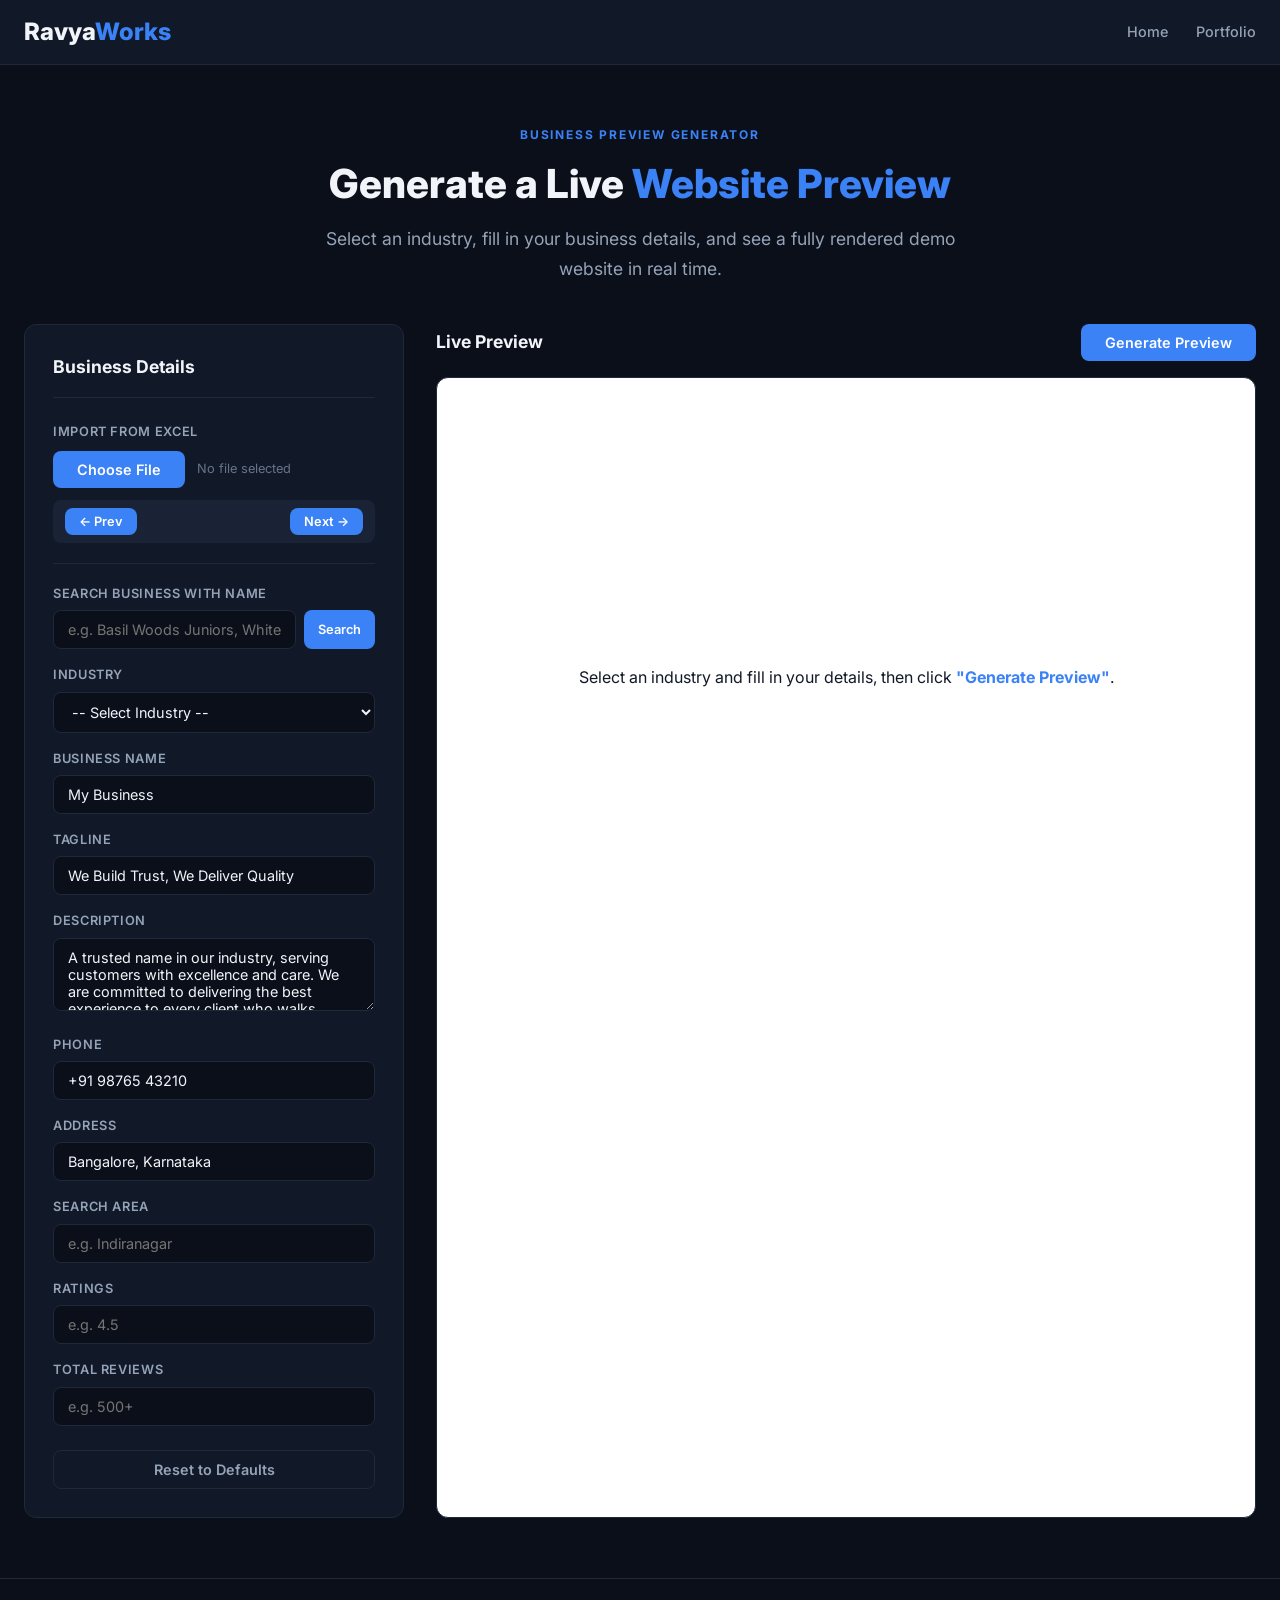
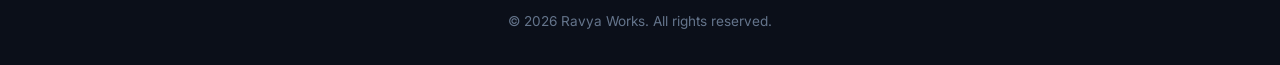
<file: extensions/business-preview/index.html>
<!DOCTYPE html>
<html lang="en">
<head>
<meta charset="UTF-8">
<meta name="viewport" content="width=device-width, initial-scale=1.0">
<title>Business Preview Generator | Ravya Works</title>
<link href="https://fonts.googleapis.com/css2?family=Inter:wght@400;500;600;700;800&display=swap" rel="stylesheet">
<link rel="stylesheet" href="style.css">
</head>
<body>

<header>
  <div class="container nav">
    <a class="logo" href="../../">Ravya<span>Works</span></a>
    <nav>
      <a href="../../">Home</a>
      <a href="../../portfolio/">Portfolio</a>
    </nav>
  </div>
</header>

<section class="hero">
  <h4>BUSINESS PREVIEW GENERATOR</h4>
  <h1>Generate a Live <span>Website Preview</span></h1>
  <p>Select an industry, fill in your business details, and see a fully rendered demo website in real time.</p>
</section>

<section class="builder container">

  <div class="form-panel">
    <h2>Business Details</h2>

    <div class="upload-area">
      <label>Import from Excel</label>
      <div class="upload-row">
        <input type="file" id="excelFile" accept=".xlsx,.xls" hidden>
        <button class="btn" id="uploadBtn">Choose File</button>
        <span class="upload-status" id="excelStatus">No file selected</span>
      </div>
      <div class="row-nav" id="rowNav" hidden>
        <button class="btn btn--small" id="prevRow">&#8592; Prev</button>
        <span id="rowCounter"></span>
        <button class="btn btn--small" id="nextRow">Next &#8594;</button>
      </div>
    </div>

    <div class="form-group form-group--full search-area">
      <label for="searchBusiness">Search Business With Name</label>
      <div class="search-row">
        <input type="text" id="searchBusiness" placeholder="e.g. Basil Woods Juniors, Whitefield">
        <button class="btn btn--small" id="searchBtn">Search</button>
      </div>
      <span class="search-status" id="searchStatus"></span>
    </div>

    <div class="form-group">
      <label for="industry">Industry</label>
      <select id="industry"></select>
    </div>

    <div class="form-group">
      <label for="businessName">Business Name</label>
      <input type="text" id="businessName" placeholder="e.g. The Boozy Griffin" value="My Business">
    </div>

    <div class="form-group">
      <label for="tagline">Tagline</label>
      <input type="text" id="tagline" placeholder="e.g. Where Every Meal Feels Like a Celebration" value="We Build Trust, We Deliver Quality">
    </div>

    <div class="form-group form-group--full">
      <label for="description">Description</label>
      <textarea id="description" rows="3" placeholder="Brief description of your business">A trusted name in our industry, serving customers with excellence and care. We are committed to delivering the best experience to every client who walks through our doors.</textarea>
    </div>

    <div class="form-group">
      <label for="phone">Phone</label>
      <input type="text" id="phone" placeholder="+91 98765 43210" value="+91 98765 43210">
    </div>

    <div class="form-group form-group--full">
      <label for="address">Address</label>
      <input type="text" id="address" placeholder="Full address" value="Bangalore, Karnataka">
    </div>

    <div class="form-group">
      <label for="searchArea">Search Area</label>
      <input type="text" id="searchArea" placeholder="e.g. Indiranagar" value="">
    </div>

    <div class="form-group">
      <label for="ratings">Ratings</label>
      <input type="text" id="ratings" placeholder="e.g. 4.5" value="">
    </div>

    <div class="form-group">
      <label for="totalReviews">Total Reviews</label>
      <input type="text" id="totalReviews" placeholder="e.g. 500+" value="">
    </div>

    <button class="btn btn--secondary" id="resetBtn">Reset to Defaults</button>
  </div>

  <div class="preview-panel">
    <div class="preview-toolbar">
      <h2>Live Preview</h2>
      <button class="btn" id="previewBtn">Generate Preview</button>
    </div>
    <div class="save-status" id="saveStatus" hidden></div>
    <div class="preview-frame" id="previewFrame">
      <div class="preview-placeholder">
        <p>Select an industry and fill in your details, then click <strong>"Generate Preview"</strong>.</p>
      </div>
    </div>
  </div>

</section>

<section class="outreach container" id="outreachSection" hidden>
  <div class="outreach-header">
    <h2>Outreach Message</h2>
    <p>Copy this message to contact the business on WhatsApp about their preview.</p>
  </div>
  <div class="outreach-card">
    <div class="outreach-message" id="outreachMessage"></div>
    <div class="outreach-actions">
      <button class="btn" id="copyMsgBtn">Copy Message</button>
      <button class="btn" id="sendWaBtn">Send via WhatsApp</button>
      <button class="btn btn--platform" id="submitPlatformBtn">Submit to Platform</button>
    </div>
    <div class="platform-submit-status" id="platformSubmitStatus" hidden>
      <span class="platform-status-icon"></span>
      <span class="platform-status-text"></span>
    </div>
  </div>
</section>

<section class="resend-list container" id="resendSection" hidden>
  <div class="resend-header">
    <h2>Resend List</h2>
    <p>Businesses that need a follow-up (48+ hours since preview). Resend once, then mark as No Revert.</p>
  </div>
  <div id="resendList"></div>
</section>

<section class="github-sync container" id="syncSection" hidden>
  <div class="sync-header">
    <h2>GitHub Sync</h2>
    <p>Sync the contacted status back to your Excel file in the repo.</p>
  </div>
  <div class="sync-card">
    <div class="sync-field">
      <label for="ghToken">GitHub Token</label>
      <div class="sync-input-row">
        <input type="password" id="ghToken" placeholder="ghp_..." value="">
        <button class="btn btn--small btn--ghost" id="toggleTokenBtn">Show</button>
      </div>
    </div>
    <div class="sync-field">
      <label for="ghRepo">Repository</label>
      <input type="text" id="ghRepo" placeholder="owner/repo" value="21772177/ravyaworks-site">
    </div>
    <div class="sync-field">
      <label for="ghPath">Excel File Path</label>
      <input type="text" id="ghPath" placeholder="path/to/file.xlsx" value="business-data.xlsx">
    </div>
    <div class="sync-actions">
      <button class="btn" id="syncBtn">Sync to GitHub</button>
      <span class="sync-status" id="syncStatus"></span>
    </div>
  </div>
</section>

<section class="platform-connection container" id="platformSection" hidden>
  <div class="platform-header">
    <h2>Conversation Platform</h2>
    <p>Connect to the Ravya Conversation Platform to submit outreach messages for automated campaign execution, queue management, and delivery tracking.</p>
  </div>
  <div class="platform-card">
    <div class="platform-field">
      <label for="platformUrl">API Endpoint</label>
      <input type="text" id="platformUrl" placeholder="https://api.conversation-platform.com/api/v1/outreach" value="">
    </div>
    <div class="platform-field">
      <label for="platformKey">API Key</label>
      <div class="sync-input-row">
        <input type="password" id="platformKey" placeholder="oci_..." value="">
        <button class="btn btn--small btn--ghost" id="togglePlatformKeyBtn">Show</button>
      </div>
    </div>
    <div class="platform-actions">
      <button class="btn" id="testPlatformBtn">Test Connection</button>
      <span class="platform-status" id="platformStatus"></span>
    </div>
  </div>
</section>

<footer>
  <p>&copy; 2026 Ravya Works. All rights reserved.</p>
</footer>

<script src="https://cdn.sheetjs.com/xlsx-0.20.3/package/dist/xlsx.full.min.js"></script>
<script src="preview.js"></script>
</body>
</html>
</file>
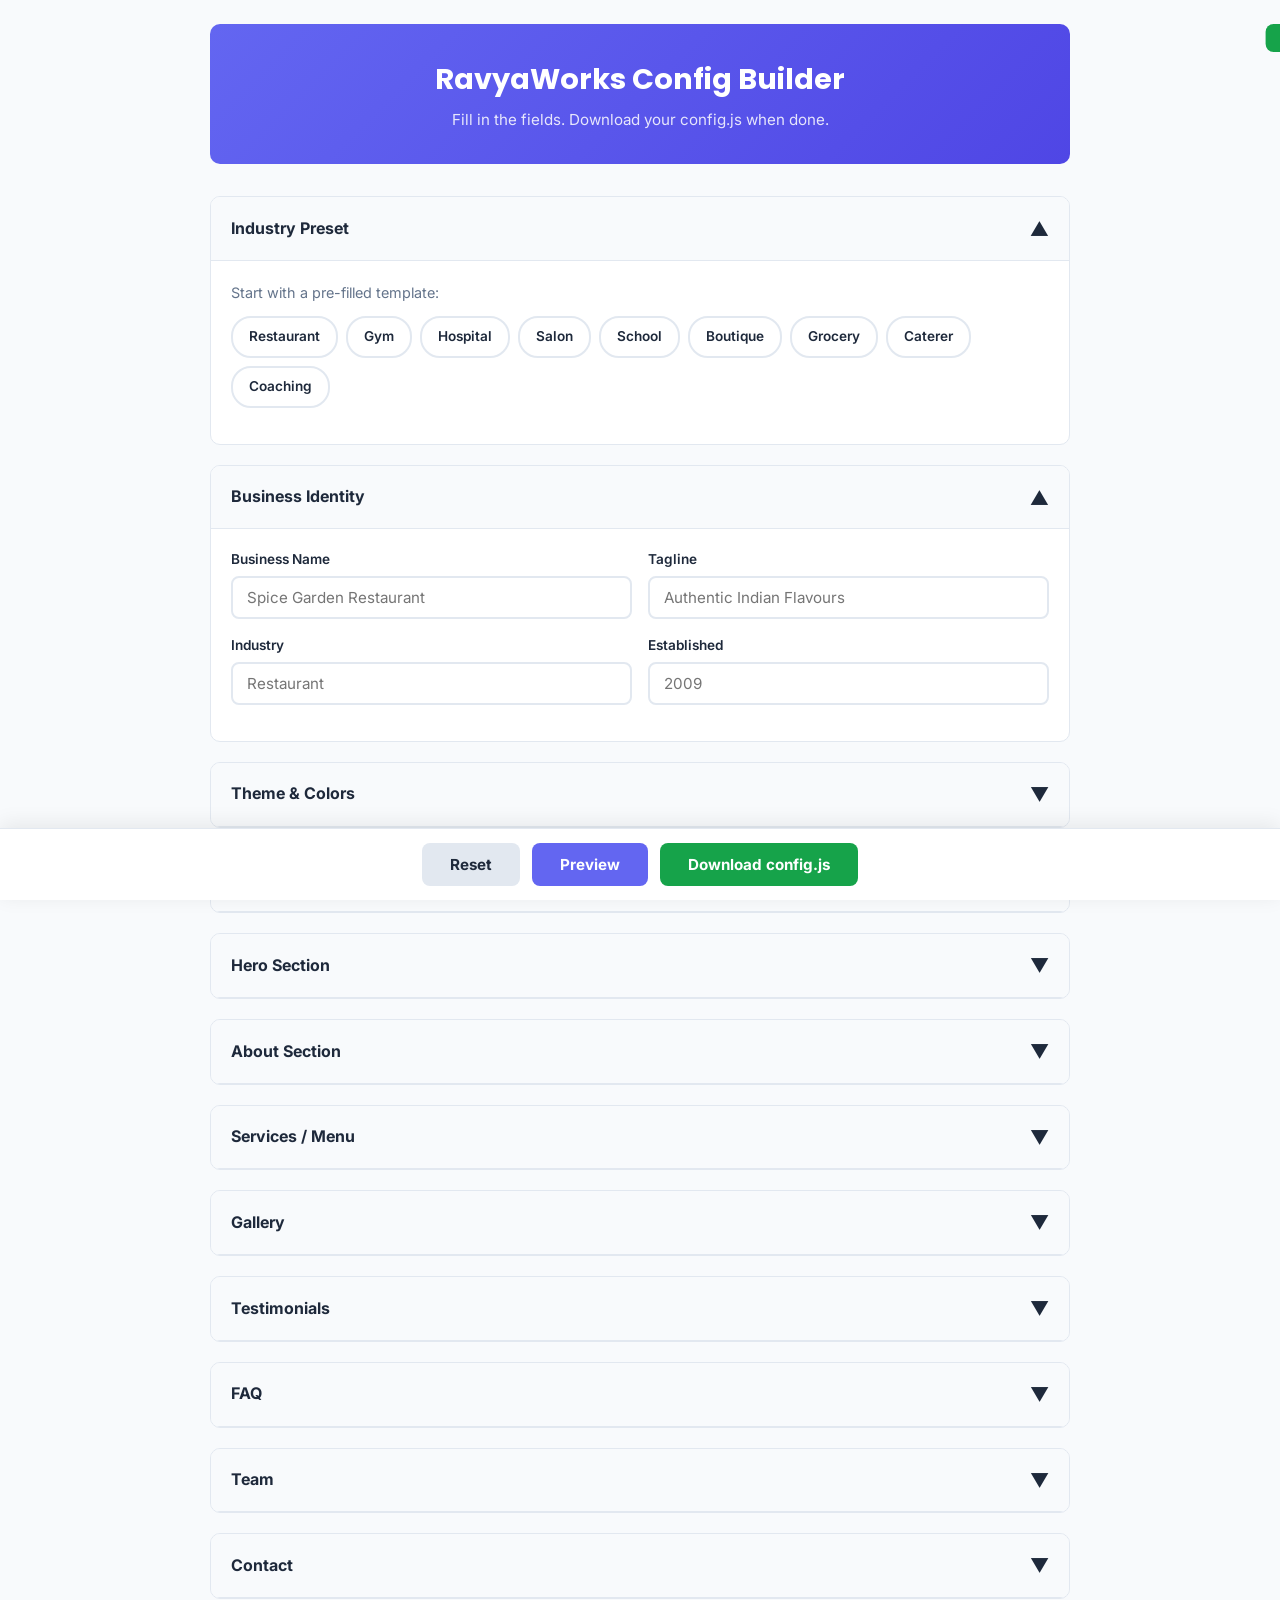
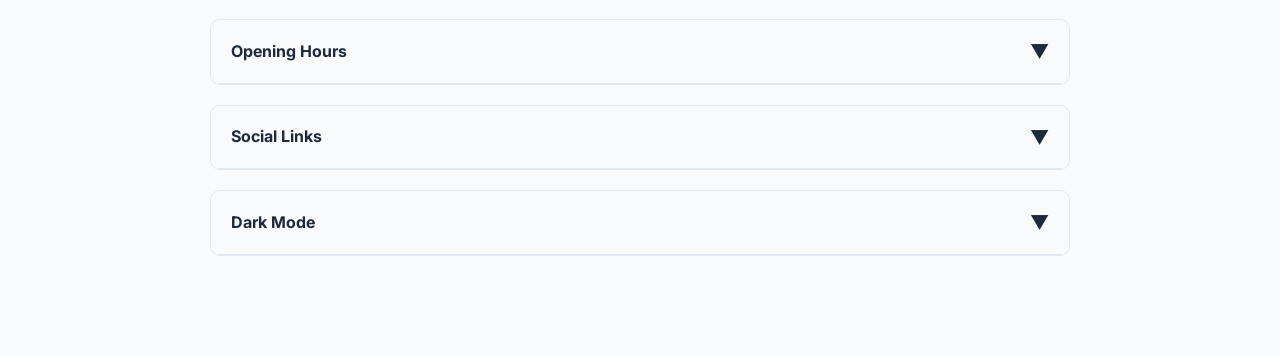
<file: demos/_framework/builder.html>
<!DOCTYPE html>
<html lang="en">
<head>
<meta charset="UTF-8"/>
<meta name="viewport" content="width=device-width,initial-scale=1"/>
<title>RavyaWorks Config Builder</title>
<link rel="preconnect" href="https://fonts.googleapis.com"/>
<link rel="preconnect" href="https://fonts.gstatic.com" crossorigin/>
<link href="https://fonts.googleapis.com/css2?family=Inter:wght@400;500;600;700&family=Poppins:wght@600;700&display=swap" rel="stylesheet"/>
<style>
*,*::before,*::after{box-sizing:border-box;margin:0;padding:0}
:root{--pri:#6366f1;--pri-d:#4f46e5;--bg:#f8fafc;--card:#fff;--border:#e2e8f0;--text:#1e293b;--muted:#64748b;--radius:10px}
body{font-family:'Inter',sans-serif;background:var(--bg);color:var(--text);line-height:1.6}
.builder{max-width:900px;margin:0 auto;padding:24px 20px 80px}
header{background:linear-gradient(135deg,var(--pri),var(--pri-d));color:#fff;padding:32px 24px;border-radius:var(--radius);margin-bottom:32px;text-align:center}
header h1{font-family:'Poppins',sans-serif;font-size:1.8rem;margin-bottom:6px}
header p{opacity:.85;font-size:.95rem}
.sec{background:var(--card);border:1px solid var(--border);border-radius:var(--radius);margin-bottom:20px;overflow:hidden}
.sec-head{padding:16px 20px;background:var(--bg);border-bottom:1px solid var(--border);cursor:pointer;display:flex;justify-content:space-between;align-items:center;user-select:none}
.sec-head h2{font-size:1rem;font-weight:700}
.sec-head .ch{font-size:1.2rem;transition:transform .2s}
.sec.open .ch{transform:rotate(180deg)}
.sec-body{padding:20px;display:none}
.sec.open .sec-body{display:block}
label{display:block;font-weight:600;font-size:.85rem;margin-bottom:5px}
.f{margin-bottom:16px}
.f input,.f textarea,.f select{width:100%;padding:10px 14px;border:2px solid var(--border);border-radius:8px;font-size:.95rem;font-family:inherit;transition:border .2s}
.f input:focus,.f textarea:focus,.f select:focus{outline:none;border-color:var(--pri)}
.f textarea{resize:vertical;min-height:80px}
.r2{display:grid;grid-template-columns:1fr 1fr;gap:16px}
.r3{display:grid;grid-template-columns:1fr 1fr 1fr;gap:16px}
.ht{font-size:.78rem;color:var(--muted);margin-top:3px}
.cf{display:flex;align-items:center;gap:10px}
.cf input[type="color"]{width:44px;height:44px;border:2px solid var(--border);border-radius:8px;cursor:pointer;padding:2px}
.cf input[type="text"]{flex:1}
.rep{border:1px solid var(--border);border-radius:8px;padding:16px;margin-bottom:12px;background:#fafbfc}
.rep-h{display:flex;justify-content:space-between;align-items:center;margin-bottom:12px}
.rep-h h4{font-size:.9rem;color:var(--muted)}
.brm{background:#fee2e2;color:#dc2626;border:none;border-radius:6px;padding:4px 10px;cursor:pointer;font-size:.8rem;font-weight:600}
.brm:hover{background:#fecaca}
.badd{display:inline-flex;align-items:center;gap:6px;padding:10px 20px;background:var(--pri);color:#fff;border:none;border-radius:8px;cursor:pointer;font-weight:600;font-size:.9rem;margin-top:8px}
.badd:hover{background:var(--pri-d)}
.acts{position:fixed;bottom:0;left:0;right:0;background:#fff;border-top:1px solid var(--border);padding:14px 24px;display:flex;gap:12px;justify-content:center;z-index:100;box-shadow:0 -4px 20px rgba(0,0,0,.08);flex-wrap:wrap}
.btn{padding:12px 28px;border:none;border-radius:8px;font-weight:700;font-size:.95rem;cursor:pointer;font-family:inherit}
.bp{background:var(--pri);color:#fff}.bp:hover{background:var(--pri-d)}
.bs{background:#e2e8f0;color:var(--text)}.bs:hover{background:#cbd5e1}
.bgrn{background:#16a34a;color:#fff}.bgrn:hover{background:#15803d}
.chips{display:flex;flex-wrap:wrap;gap:8px;margin-bottom:16px}
.chip{padding:8px 16px;border:2px solid var(--border);border-radius:20px;cursor:pointer;font-size:.85rem;font-weight:600;transition:all .2s}
.chip:hover,.chip.on{border-color:var(--pri);background:var(--pri);color:#fff}
.toast{position:fixed;top:24px;right:24px;background:#16a34a;color:#fff;padding:14px 24px;border-radius:8px;font-weight:600;z-index:200;transform:translateX(120%);transition:transform .3s}
.toast.show{transform:translateX(0)}
@media(max-width:600px){.r2,.r3{grid-template-columns:1fr}.builder{padding:16px 12px 80px}}
</style>
</head>
<body>
<div class="builder">
<header><h1>RavyaWorks Config Builder</h1><p>Fill in the fields. Download your config.js when done.</p></header>

<div class="sec open"><div class="sec-head" onclick="tog(this)"><h2>Industry Preset</h2><span class="ch">&#9660;</span></div>
<div class="sec-body"><p style="margin-bottom:12px;font-size:.9rem;color:var(--muted)">Start with a pre-filled template:</p>
<div class="chips" id="presets"></div></div></div>

<div class="sec open"><div class="sec-head" onclick="tog(this)"><h2>Business Identity</h2><span class="ch">&#9660;</span></div>
<div class="sec-body">
<div class="r2"><div class="f"><label>Business Name</label><input id="b_name" placeholder="Spice Garden Restaurant"/></div><div class="f"><label>Tagline</label><input id="b_tagline" placeholder="Authentic Indian Flavours"/></div></div>
<div class="r2"><div class="f"><label>Industry</label><input id="b_industry" placeholder="Restaurant"/></div><div class="f"><label>Established</label><input id="b_est" placeholder="2009"/></div></div></div></div>

<div class="sec"><div class="sec-head" onclick="tog(this)"><h2>Theme & Colors</h2><span class="ch">&#9660;</span></div>
<div class="sec-body">
<div class="r3"><div class="f"><label>Primary</label><div class="cf"><input type="color" id="c_primary" value="#c0392b"/><input type="text" id="c_primary_t" value="#c0392b"/></div></div>
<div class="f"><label>Primary Dark</label><div class="cf"><input type="color" id="c_primaryDark" value="#962d22"/><input type="text" id="c_primaryDark_t" value="#962d22"/></div></div>
<div class="f"><label>Primary Light</label><div class="cf"><input type="color" id="c_primaryLight" value="#e74c3c"/><input type="text" id="c_primaryLight_t" value="#e74c3c"/></div></div></div>
<div class="r3"><div class="f"><label>Secondary</label><div class="cf"><input type="color" id="c_secondary" value="#2c3e50"/><input type="text" id="c_secondary_t" value="#2c3e50"/></div></div>
<div class="f"><label>Accent</label><div class="cf"><input type="color" id="c_accent" value="#f39c12"/><input type="text" id="c_accent_t" value="#f39c12"/></div></div>
<div class="f"><label>Surface Alt</label><div class="cf"><input type="color" id="c_surfaceAlt" value="#fff5f2"/><input type="text" id="c_surfaceAlt_t" value="#fff5f2"/></div></div></div>
<div class="r2"><div class="f"><label>Heading Font</label><select id="c_hfont"><option value="'Poppins', sans-serif">Poppins</option><option value="'Inter', sans-serif">Inter</option><option value="'Playfair Display', serif">Playfair Display</option><option value="'Montserrat', sans-serif">Montserrat</option></select></div>
<div class="f"><label>Body Font</label><select id="c_bfont"><option value="'Inter', sans-serif">Inter</option><option value="'Poppins', sans-serif">Poppins</option><option value="'Open Sans', sans-serif">Open Sans</option><option value="'Lato', sans-serif">Lato</option></select></div></div></div></div>

<div class="sec"><div class="sec-head" onclick="tog(this)"><h2>SEO</h2><span class="ch">&#9660;</span></div>
<div class="sec-body">
<div class="f"><label>Meta Description</label><textarea id="seo_desc" rows="3" placeholder="What search engines show..."></textarea></div>
<div class="f"><label>Keywords</label><input id="seo_kw" placeholder="restaurant in Indiranagar, best restaurant Bangalore..."/></div></div></div>

<div class="sec"><div class="sec-head" onclick="tog(this)"><h2>Hero Section</h2><span class="ch">&#9660;</span></div>
<div class="sec-body">
<div class="f"><label>Style</label><select id="h_style"><option value="">Default (left)</option><option value="centered">Centered</option><option value="full">Full image</option></select></div>
<div class="f"><label>Heading (HTML ok, use &lt;span class="accent"&gt;text&lt;/span&gt;)</label><textarea id="h_heading" rows="2"></textarea></div>
<div class="f"><label>Subheading</label><textarea id="h_sub" rows="3"></textarea></div>
<div class="f"><label>Quick Highlights (one per line)</label><textarea id="h_quick" rows="4"></textarea></div></div></div>

<div class="sec"><div class="sec-head" onclick="tog(this)"><h2>About Section</h2><span class="ch">&#9660;</span></div>
<div class="sec-body">
<div class="r2"><div class="f"><label>Title</label><input id="a_title"/></div><div class="f"><label>Years of Trust</label><input id="a_since" type="number"/></div></div>
<div class="f"><label>Image Path</label><input id="a_image" placeholder="assets/about.jpg"/></div>
<div class="f"><label>Image Position</label><select id="a_pos"><option value="">Left</option><option value="right">Right</option></select></div>
<div class="f"><label>Paragraphs (blank line between)</label><textarea id="a_para" rows="5"></textarea></div>
<div class="r2"><div class="f"><label>Mission</label><textarea id="a_mission" rows="3"></textarea></div><div class="f"><label>Vision</label><textarea id="a_vision" rows="3"></textarea></div></div>
<div class="f"><label>Footer Blurb</label><input id="a_footer"/></div>
<div class="f"><label>Stats (value|label, one per line)</label><textarea id="a_stats" rows="4"></textarea></div></div></div>

<div class="sec"><div class="sec-head" onclick="tog(this)"><h2>Services / Menu</h2><span class="ch">&#9660;</span></div>
<div class="sec-body">
<div class="r2"><div class="f"><label>Style</label><select id="s_style"><option value="cards">Cards</option><option value="menu">Menu</option><option value="pricing">Pricing</option></select></div>
<div class="f"><label>Section Title</label><input id="s_title"/></div></div>
<div class="r2"><div class="f"><label>Eyebrow</label><input id="s_eyebrow"/></div><div class="f"><label>Subtitle</label><input id="s_subtitle"/></div></div>
<div id="svc-items"></div>
<button class="badd" onclick="addSvc()">+ Add Service Item</button></div></div>

<div class="sec"><div class="sec-head" onclick="tog(this)"><h2>Gallery</h2><span class="ch">&#9660;</span></div>
<div class="sec-body">
<div class="f"><label>Style</label><select id="g_style"><option value="grid">Grid</option><option value="masonry">Masonry</option><option value="scroll">Horizontal Scroll</option></select></div>
<div class="f"><label>Image Paths (one per line)</label><textarea id="g_imgs" rows="6" placeholder="assets/gallery-1.jpg&#10;assets/gallery-2.jpg"></textarea></div></div></div>

<div class="sec"><div class="sec-head" onclick="tog(this)"><h2>Testimonials</h2><span class="ch">&#9660;</span></div>
<div class="sec-body">
<div id="testi-items"></div>
<button class="badd" onclick="addTesti()">+ Add Testimonial</button></div></div>

<div class="sec"><div class="sec-head" onclick="tog(this)"><h2>FAQ</h2><span class="ch">&#9660;</span></div>
<div class="sec-body">
<div id="faq-items"></div>
<button class="badd" onclick="addFaq()">+ Add FAQ</button></div></div>

<div class="sec"><div class="sec-head" onclick="tog(this)"><h2>Team</h2><span class="ch">&#9660;</span></div>
<div class="sec-body">
<div id="team-items"></div>
<button class="badd" onclick="addTeam()">+ Add Team Member</button></div></div>

<div class="sec"><div class="sec-head" onclick="tog(this)"><h2>Contact</h2><span class="ch">&#9660;</span></div>
<div class="sec-body">
<div class="r2"><div class="f"><label>Phone</label><input id="ct_phone"/></div><div class="f"><label>WhatsApp</label><input id="ct_wa"/></div></div>
<div class="f"><label>Email</label><input id="ct_email"/></div>
<div class="f"><label>Address (full)</label><input id="ct_addr"/></div>
<div class="r2"><div class="f"><label>Area</label><input id="ct_area"/></div><div class="f"><label>City</label><input id="ct_city"/></div></div>
<div class="r2"><div class="f"><label>Pincode</label><input id="ct_pin"/></div><div class="f"><label>Map Embed URL</label><input id="ct_map" placeholder="https://www.google.com/maps?q=...&output=embed"/></div></div>
<div class="f"><label>Form Endpoint (Web3Forms/Formspree URL, optional)</label><input id="ct_form" placeholder="https://api.web3forms.com/submit?access_key=..."/></div></div></div>

<div class="sec"><div class="sec-head" onclick="tog(this)"><h2>Opening Hours</h2><span class="ch">&#9660;</span></div>
<div class="sec-body">
<div id="hours-items"></div>
<button class="badd" onclick="addHours()">+ Add Hours</button></div></div>

<div class="sec"><div class="sec-head" onclick="tog(this)"><h2>Social Links</h2><span class="ch">&#9660;</span></div>
<div class="sec-body">
<div class="r2"><div class="f"><label>Facebook</label><input id="so_fb" placeholder="#"/></div><div class="f"><label>Instagram</label><input id="so_ig" placeholder="#"/></div></div>
<div class="r2"><div class="f"><label>Twitter</label><input id="so_tw" placeholder="#"/></div><div class="f"><label>YouTube</label><input id="so_yt" placeholder="#"/></div></div></div></div>

<div class="sec"><div class="sec-head" onclick="tog(this)"><h2>Dark Mode</h2><span class="ch">&#9660;</span></div>
<div class="sec-body">
<div class="f"><label><input type="checkbox" id="dark_mode"/> Enable dark mode (e.g. gym)</label></div></div></div>

</div>

<div class="acts">
<button class="btn bs" onclick="resetForm()">Reset</button>
<button class="btn bp" onclick="previewSite()">Preview</button>
<button class="btn bgrn" onclick="downloadConfig()">Download config.js</button>
</div>

<div class="toast" id="toast"></div>
<iframe id="prev" style="width:100%;height:80vh;border:2px solid var(--border);border-radius:var(--radius);display:none;margin:24px auto;max-width:900px"></iframe>

<script>
// Presets
var PRESETS={};
function loadPreset(name){
  fetch('../'+name+'/config.js').then(function(r){return r.text()}).then(function(txt){
    eval(txt);var c=window.SITE_CONFIG;
    if(!c)return;
    gv('b_name',c.business.name);gv('b_tagline',c.business.tagline);gv('b_industry',c.business.industry);gv('b_est',c.business.established);
    if(c.theme){gc('c_primary',c.theme.primary);gc('c_primaryDark',c.theme.primaryDark);gc('c_primaryLight',c.theme.primaryLight);gc('c_secondary',c.theme.secondary);gc('c_accent',c.theme.accent);gc('c_surfaceAlt',c.theme.surfaceAlt);
    sv('c_hfont',c.theme.headingFont);sv('c_bfont',c.theme.bodyFont)}
    if(c.seo){gv('seo_desc',c.seo.description);gv('seo_kw',c.seo.keywords)}
    if(c.hero){sv('h_style',c.hero.style||'');gv('h_heading',c.hero.heading);gv('h_sub',c.hero.subheading);gv('h_quick',(c.hero.quick||[]).join('\n'))}
    if(c.about){gv('a_title',c.about.title);gv('a_since',c.about.since);gv('a_image',c.about.image);sv('a_pos',c.about.imagePosition||'');gv('a_para',(c.about.paragraphs||[]).join('\n\n'));gv('a_mission',c.about.mission);gv('a_vision',c.about.vision);gv('a_footer',c.about.footerBlurb);gv('a_stats',(c.about.stats||[]).map(function(s){return s.value+'|'+s.label}).join('\n'))}
    if(c.services){sv('s_style',c.services.style);gv('s_title',c.services.title);gv('s_eyebrow',c.services.eyebrow);gv('s_subtitle',c.services.subtitle);
    var si=document.getElementById('svc-items');si.innerHTML='';(c.services.items||[]).forEach(function(it){addSvc(it)})}
    if(c.gallery){var g=Array.isArray(c.gallery)?c.gallery:(c.gallery.images||[]);sv('g_style',(!Array.isArray(c.gallery)&&c.gallery.style)||c.galleryStyle||'grid');gv('g_imgs',g.join('\n'))}
    document.getElementById('testi-items').innerHTML='';if(c.testimonials)c.testimonials.forEach(function(t){addTesti(t)});
    document.getElementById('faq-items').innerHTML='';if(c.faq)c.faq.forEach(function(f){addFaq(f)});
    document.getElementById('team-items').innerHTML='';if(c.team)c.team.forEach(function(m){addTeam(m)});
    if(c.contact){gv('ct_phone',c.contact.phone);gv('ct_wa',c.contact.whatsapp);gv('ct_email',c.contact.email);
    if(c.contact.address){gv('ct_addr',c.contact.address.full);gv('ct_area',c.contact.address.area);gv('ct_city',c.contact.address.city);gv('ct_pin',c.contact.address.pincode)}
    gv('ct_map',c.contact.mapEmbed);gv('ct_form',c.contact.formEndpoint||'')}
    document.getElementById('hours-items').innerHTML='';if(c.hours)c.hours.forEach(function(h){addHours(h)});
    if(c.social){gv('so_fb',c.social.facebook);gv('so_ig',c.social.instagram);gv('so_tw',c.social.twitter);gv('so_yt',c.social.youtube)}
    if(c.darkMode)document.getElementById('dark_mode').checked=true;
    document.querySelectorAll('.chip').forEach(function(c){c.classList.remove('on')});
    event.target.classList.add('on');
    toast('Loaded '+name+' preset');
  }).catch(function(){toast('Failed to load preset')});
}
function gv(id,v){var e=document.getElementById(id);if(e&&v!=null)e.value=v}
function gc(id,v){var e=document.getElementById(id);var t=document.getElementById(id+'_t');if(e&&v){e.value=v;if(t)t.value=v}}
function sv(id,v){var e=document.getElementById(id);if(e&&v!=null)e.value=v}
function tog(el){el.closest('.sec').classList.toggle('open')}

// Color sync
document.querySelectorAll('input[type="color"]').forEach(function(p){
  p.addEventListener('input',function(){var t=document.getElementById(this.id+'_t');if(t)t.value=this.value});
});
document.querySelectorAll('.cf input[type="text"]').forEach(function(t){
  t.addEventListener('input',function(){var p=document.getElementById(this.id.replace('_t',''));if(p&&/^#[0-9a-f]{6}$/i.test(this.value))p.value=this.value});
});

// Repeaters
var svcC=0;
function addSvc(d){
  d=d||{};var i=svcC++;
  var h='<div class="rep" id="svc-'+i+'"><div class="rep-h"><h4>Service '+(i+1)+'</h4><button class="brm" onclick="this.closest(\'.rep\').remove()">Remove</button></div>';
  h+='<div class="r2"><div class="f"><label>Title</label><input class="svct" value="'+esc(d.title||'')+'"/></div><div class="f"><label>Tag</label><input class="svctag" value="'+esc(d.tag||'')+'"/></div></div>';
  h+='<div class="f"><label>Price</label><input class="svcprice" value="'+esc(d.price||'')+'"/></div>';
  h+='<div class="f"><label>Description</label><textarea class="svcdesc" rows="2">'+esc(d.description||'')+'</textarea></div>';
  h+='<div class="f"><label>Image Path</label><input class="svcimg" value="'+esc(d.image||'')+'"/></div></div>';
  document.getElementById('svc-items').insertAdjacentHTML('beforeend',h);
}
function getServices(){
  var items=[];document.querySelectorAll('#svc-items .rep').forEach(function(r){
    var t=r.querySelector('.svct').value;if(!t)return;
    items.push({title:t,tag:r.querySelector('.svctag').value,price:r.querySelector('.svcprice').value,description:r.querySelector('.svcdesc').value,image:r.querySelector('.svcimg').value});
  });return items;
}

var testC=0;
function addTesti(d){
  d=d||{};var i=testC++;
  var h='<div class="rep" id="test-'+i+'"><div class="rep-h"><h4>Testimonial '+(i+1)+'</h4><button class="brm" onclick="this.closest(\'.rep\').remove()">Remove</button></div>';
  h+='<div class="r2"><div class="f"><label>Name</label><input class="tn" value="'+esc(d.name||'')+'"/></div><div class="f"><label>Role</label><input class="tr" value="'+esc(d.role||'')+'"/></div></div>';
  h+='<div class="f"><label>Rating (1-5)</label><input type="number" class="t rating" min="1" max="5" value="'+(d.rating||5)+'"/></div>';
  h+='<div class="f"><label>Review Text</label><textarea class="tt" rows="3">'+esc(d.text||'')+'</textarea></div></div>';
  document.getElementById('testi-items').insertAdjacentHTML('beforeend',h);
}
function getTestimonials(){
  var items=[];document.querySelectorAll('#testi-items .rep').forEach(function(r){
    var n=r.querySelector('.tn').value;if(!n)return;
    items.push({name:n,role:r.querySelector('.tr').value,rating:parseInt(r.querySelector('.t.rating').value)||5,text:r.querySelector('.tt').value,avatar:""});
  });return items;
}

var faqC=0;
function addFaq(d){
  d=d||{};var i=faqC++;
  var h='<div class="rep" id="faq-'+i+'"><div class="rep-h"><h4>FAQ '+(i+1)+'</h4><button class="brm" onclick="this.closest(\'.rep\').remove()">Remove</button></div>';
  h+='<div class="f"><label>Question</label><input class="fq" value="'+esc(d.q||'')+'"/></div>';
  h+='<div class="f"><label>Answer</label><textarea class="fa" rows="3">'+esc(d.a||'')+'</textarea></div></div>';
  document.getElementById('faq-items').insertAdjacentHTML('beforeend',h);
}
function getFaq(){
  var items=[];document.querySelectorAll('#faq-items .rep').forEach(function(r){
    var q=r.querySelector('.fq').value;if(!q)return;
    items.push({q:q,a:r.querySelector('.fa').value});
  });return items;
}

var teamC=0;
function addTeam(d){
  d=d||{};var i=teamC++;
  var h='<div class="rep" id="team-'+i+'"><div class="rep-h"><h4>Team '+(i+1)+'</h4><button class="brm" onclick="this.closest(\'.rep\').remove()">Remove</button></div>';
  h+='<div class="r2"><div class="f"><label>Name</label><input class="tmn" value="'+esc(d.name||'')+'"/></div><div class="f"><label>Role</label><input class="tmr" value="'+esc(d.role||'')+'"/></div></div>';
  h+='<div class="f"><label>Specialty</label><input class="tms" value="'+esc(d.specialty||'')+'"/></div>';
  h+='<div class="f"><label>Description</label><textarea class="tmd" rows="2">'+esc(d.description||'')+'</textarea></div>';
  h+='<div class="f"><label>Photo Path (optional)</label><input class="tmp" value="'+esc(d.photo||'')+'"/></div></div>';
  document.getElementById('team-items').insertAdjacentHTML('beforeend',h);
}
function getTeam(){
  var items=[];document.querySelectorAll('#team-items .rep').forEach(function(r){
    var n=r.querySelector('.tmn').value;if(!n)return;
    items.push({name:n,role:r.querySelector('.tmr').value,specialty:r.querySelector('.tms').value,description:r.querySelector('.tmd').value,photo:r.querySelector('.tmp').value});
  });return items;
}

var hrC=0;
function addHours(d){
  d=d||{};var i=hrC++;
  var h='<div class="rep" id="hr-'+i+'"><div class="rep-h"><h4>Hours '+(i+1)+'</h4><button class="brm" onclick="this.closest(\'.rep\').remove()">Remove</button></div>';
  h+='<div class="r2"><div class="f"><label>Day</label><input class="hd" value="'+esc(d.day||'')+'"/></div><div class="f"><label>Time</label><input class="ht_" value="'+esc(d.time||'')+'"/></div></div></div>';
  document.getElementById('hours-items').insertAdjacentHTML('beforeend',h);
}
function getHours(){
  var items=[];document.querySelectorAll('#hours-items .rep').forEach(function(r){
    var d=r.querySelector('.hd').value;if(!d)return;
    items.push({day:d,time:r.querySelector('.ht_').value});
  });return items;
}

function esc(s){return String(s||'').replace(/"/g,'&quot;').replace(/</g,'&lt;')}

function gv_(id){return(document.getElementById(id)||{}).value||''}
function lines(v){return v.split('\n').map(function(l){return l.trim()}).filter(Boolean)}

function buildConfig(){
  var c={};
  c.business={name:gv_('b_name'),tagline:gv_('b_tagline'),industry:gv_('b_industry'),established:gv_('b_est')};
  c.theme={primary:gv_('c_primary'),primaryDark:gv_('c_primaryDark'),primaryLight:gv_('c_primaryLight'),secondary:gv_('c_secondary'),accent:gv_('c_accent'),surfaceAlt:gv_('c_surfaceAlt'),headingFont:gv_('c_hfont'),bodyFont:gv_('c_bfont')};
  c.seo={description:gv_('seo_desc'),keywords:gv_('seo_kw'),ogImage:"assets/hero.jpg"};
  c.hero={style:gv_('h_style')||undefined,heading:gv_('h_heading'),subheading:gv_('h_sub'),images:["assets/hero.jpg"],quick:lines(gv_('h_quick'))};
  if(!c.hero.style)delete c.hero.style;
  c.about={title:gv_('a_title'),image:gv_('a_image'),since:gv_('a_since'),imagePosition:gv_('a_pos')||undefined,paragraphs:lines(gv_('a_para')),mission:gv_('a_mission'),vision:gv_('a_vision'),footerBlurb:gv_('a_footer'),stats:lines(gv_('a_stats')).map(function(l){var p=l.split('|');return{value:p[0],label:p[1]}})};
  if(!c.about.imagePosition)delete c.about.imagePosition;
  c.services={style:gv_('s_style'),eyebrow:gv_('s_eyebrow'),title:gv_('s_title'),subtitle:gv_('s_subtitle'),items:getServices()};
  var gImgs=lines(gv_('g_imgs'));
  c.gallery={style:gv_('g_style'),images:gImgs};
  c.testimonials=getTestimonials();
  c.faq=getFaq();
  var tm=getTeam();if(tm.length)c.team=tm;
  c.ctaBand={title:"Ready to Experience "+c.business.name+"?",subtitle:"Get in touch today and let us take care of the rest."};
  c.contact={phone:gv_('ct_phone'),whatsapp:gv_('ct_wa'),email:gv_('ct_email'),address:{full:gv_('ct_addr'),area:gv_('ct_area'),city:gv_('ct_city'),pincode:gv_('ct_pin')},mapEmbed:gv_('ct_map')};
  var fe=gv_('ct_form');if(fe)c.contact.formEndpoint=fe;
  c.hours=getHours();
  c.social={facebook:gv_('so_fb'),instagram:gv_('so_ig'),twitter:gv_('so_tw'),youtube:gv_('so_yt')};
  if(document.getElementById('dark_mode').checked)c.darkMode=true;
  return c;
}

function toJS(val,indent){
  indent=indent||'  ';
  if(typeof val==='string')return JSON.stringify(val);
  if(typeof val==='number'||typeof val==='boolean')return String(val);
  if(val===null||val===undefined)return 'null';
  if(Array.isArray(val)){
    if(val.length===0)return '[]';
    var items=val.map(function(v){return indent+toJS(v,indent+'  ')});
    return '[\n'+items.join(',\n')+'\n'+indent.slice(2)+']';
  }
  if(typeof val==='object'){
    var keys=Object.keys(val);
    if(keys.length===0)return '{}';
    var lines=keys.map(function(k){
      var v=val[k];if(v===undefined)return '';
      var key=/^[a-zA-Z_$][a-zA-Z0-9_$]*$/.test(k)?k:JSON.stringify(k);
      return indent+key+': '+toJS(v,indent+'  ');
    }).filter(Boolean);
    return '{\n'+lines.join(',\n')+'\n'+indent.slice(2)+'}';
  }
  return String(val);
}

function generateJS(){
  var c=buildConfig();
  var out='window.SITE_CONFIG = '+toJS(c, '  ')+';\n';
  return out;
}

function downloadConfig(){
  var js=generateJS();
  var blob=new Blob([js],{type:'application/javascript'});
  var a=document.createElement('a');
  a.href=URL.createObjectURL(blob);
  a.download='config.js';
  a.click();
  URL.revokeObjectURL(a.href);
  toast('config.js downloaded!');
}

function previewSite(){
  var js=generateJS();
  var f=document.getElementById('prev');
  f.style.display='block';
  f.scrollIntoView({behavior:'smooth'});
  var doc=f.contentDocument||f.contentWindow.document;
  doc.open();
  doc.write('<!DOCTYPE html><html><head><meta charset="UTF-8"/><meta name="viewport" content="width=device-width,initial-scale=1"/><link rel="preconnect" href="https://fonts.googleapis.com"/><link rel="preconnect" href="https://fonts.gstatic.com" crossorigin/><link href="https://fonts.googleapis.com/css2?family=Poppins:wght@400;500;600;700;800&family=Inter:wght@400;500;600&display=swap" rel="stylesheet"/><link rel="stylesheet" href="../_framework/css/base.css"/><link rel="stylesheet" href="../_framework/css/layout.css"/><link rel="stylesheet" href="../_framework/css/components.css"/><link rel="stylesheet" href="../_framework/css/theme.css"/></head><body><div id="app"></div><script>'+js+'<\/script><script src="../_framework/js/app.js"><\/script></body></html>');
  doc.close();
  toast('Preview loaded');
}

function resetForm(){
  if(!confirm('Reset all fields?'))return;
  document.querySelectorAll('input:not([type="color"]):not([type="checkbox"]):not([type="number"]),textarea,select').forEach(function(e){e.value=''});
  document.querySelectorAll('.rep').forEach(function(e){e.remove()});
  document.getElementById('dark_mode').checked=false;
  toast('Form reset');
}

function toast(msg){
  var t=document.getElementById('toast');t.textContent=msg;t.classList.add('show');
  setTimeout(function(){t.classList.remove('show')},2500);
}

// Init presets
(function(){
  var names=['restaurant','gym','hospital','salon','school','boutique','grocery','caterer','coaching'];
  var el=document.getElementById('presets');
  names.forEach(function(n){
    var chip=document.createElement('div');chip.className='chip';chip.textContent=n.charAt(0).toUpperCase()+n.slice(1);
    chip.onclick=function(){loadPreset(n)};
    el.appendChild(chip);
  });
})();
</script>
</body>
</html>
</file>
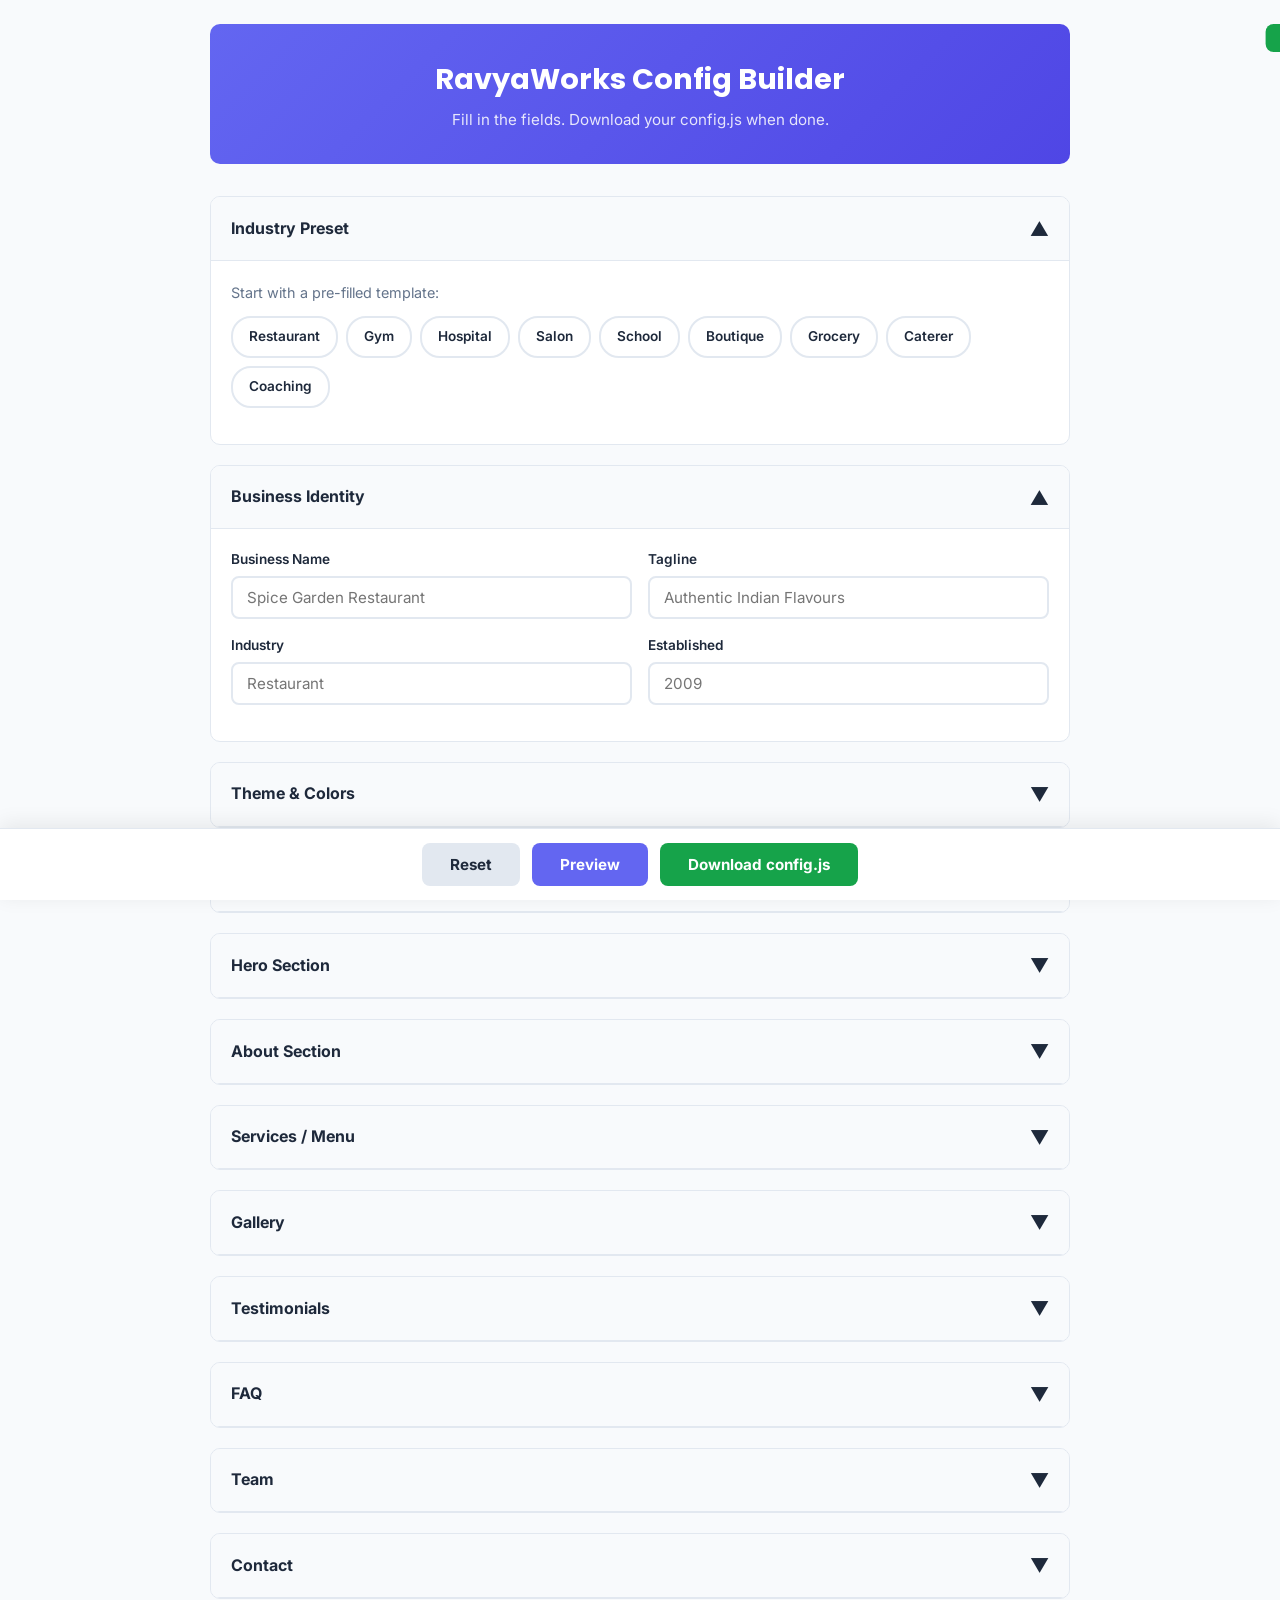
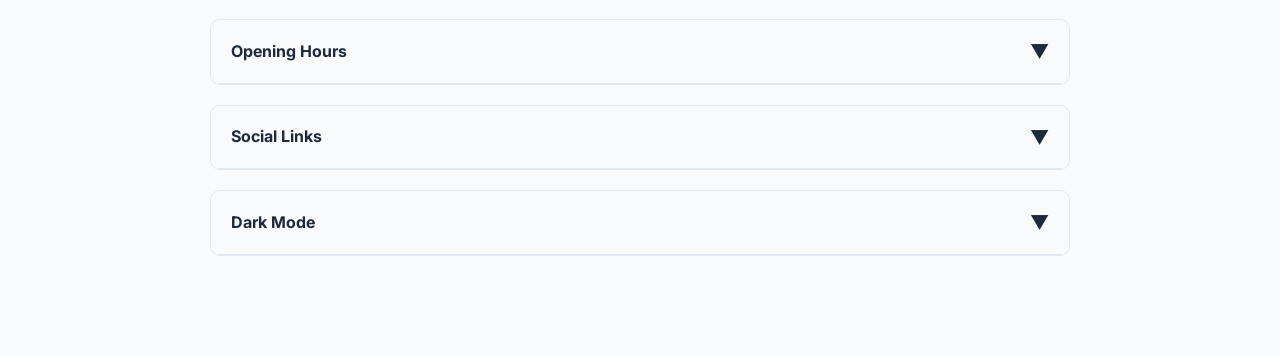
<file: portfolio/_framework/builder.html>
<!DOCTYPE html>
<html lang="en">
<head>
<meta charset="UTF-8"/>
<meta name="viewport" content="width=device-width,initial-scale=1"/>
<title>RavyaWorks Config Builder</title>
<link rel="preconnect" href="https://fonts.googleapis.com"/>
<link rel="preconnect" href="https://fonts.gstatic.com" crossorigin/>
<link href="https://fonts.googleapis.com/css2?family=Inter:wght@400;500;600;700&family=Poppins:wght@600;700&display=swap" rel="stylesheet"/>
<style>
*,*::before,*::after{box-sizing:border-box;margin:0;padding:0}
:root{--pri:#6366f1;--pri-d:#4f46e5;--bg:#f8fafc;--card:#fff;--border:#e2e8f0;--text:#1e293b;--muted:#64748b;--radius:10px}
body{font-family:'Inter',sans-serif;background:var(--bg);color:var(--text);line-height:1.6}
.builder{max-width:900px;margin:0 auto;padding:24px 20px 80px}
header{background:linear-gradient(135deg,var(--pri),var(--pri-d));color:#fff;padding:32px 24px;border-radius:var(--radius);margin-bottom:32px;text-align:center}
header h1{font-family:'Poppins',sans-serif;font-size:1.8rem;margin-bottom:6px}
header p{opacity:.85;font-size:.95rem}
.sec{background:var(--card);border:1px solid var(--border);border-radius:var(--radius);margin-bottom:20px;overflow:hidden}
.sec-head{padding:16px 20px;background:var(--bg);border-bottom:1px solid var(--border);cursor:pointer;display:flex;justify-content:space-between;align-items:center;user-select:none}
.sec-head h2{font-size:1rem;font-weight:700}
.sec-head .ch{font-size:1.2rem;transition:transform .2s}
.sec.open .ch{transform:rotate(180deg)}
.sec-body{padding:20px;display:none}
.sec.open .sec-body{display:block}
label{display:block;font-weight:600;font-size:.85rem;margin-bottom:5px}
.f{margin-bottom:16px}
.f input,.f textarea,.f select{width:100%;padding:10px 14px;border:2px solid var(--border);border-radius:8px;font-size:.95rem;font-family:inherit;transition:border .2s}
.f input:focus,.f textarea:focus,.f select:focus{outline:none;border-color:var(--pri)}
.f textarea{resize:vertical;min-height:80px}
.r2{display:grid;grid-template-columns:1fr 1fr;gap:16px}
.r3{display:grid;grid-template-columns:1fr 1fr 1fr;gap:16px}
.ht{font-size:.78rem;color:var(--muted);margin-top:3px}
.cf{display:flex;align-items:center;gap:10px}
.cf input[type="color"]{width:44px;height:44px;border:2px solid var(--border);border-radius:8px;cursor:pointer;padding:2px}
.cf input[type="text"]{flex:1}
.rep{border:1px solid var(--border);border-radius:8px;padding:16px;margin-bottom:12px;background:#fafbfc}
.rep-h{display:flex;justify-content:space-between;align-items:center;margin-bottom:12px}
.rep-h h4{font-size:.9rem;color:var(--muted)}
.brm{background:#fee2e2;color:#dc2626;border:none;border-radius:6px;padding:4px 10px;cursor:pointer;font-size:.8rem;font-weight:600}
.brm:hover{background:#fecaca}
.badd{display:inline-flex;align-items:center;gap:6px;padding:10px 20px;background:var(--pri);color:#fff;border:none;border-radius:8px;cursor:pointer;font-weight:600;font-size:.9rem;margin-top:8px}
.badd:hover{background:var(--pri-d)}
.acts{position:fixed;bottom:0;left:0;right:0;background:#fff;border-top:1px solid var(--border);padding:14px 24px;display:flex;gap:12px;justify-content:center;z-index:100;box-shadow:0 -4px 20px rgba(0,0,0,.08);flex-wrap:wrap}
.btn{padding:12px 28px;border:none;border-radius:8px;font-weight:700;font-size:.95rem;cursor:pointer;font-family:inherit}
.bp{background:var(--pri);color:#fff}.bp:hover{background:var(--pri-d)}
.bs{background:#e2e8f0;color:var(--text)}.bs:hover{background:#cbd5e1}
.bgrn{background:#16a34a;color:#fff}.bgrn:hover{background:#15803d}
.chips{display:flex;flex-wrap:wrap;gap:8px;margin-bottom:16px}
.chip{padding:8px 16px;border:2px solid var(--border);border-radius:20px;cursor:pointer;font-size:.85rem;font-weight:600;transition:all .2s}
.chip:hover,.chip.on{border-color:var(--pri);background:var(--pri);color:#fff}
.toast{position:fixed;top:24px;right:24px;background:#16a34a;color:#fff;padding:14px 24px;border-radius:8px;font-weight:600;z-index:200;transform:translateX(120%);transition:transform .3s}
.toast.show{transform:translateX(0)}
@media(max-width:600px){.r2,.r3{grid-template-columns:1fr}.builder{padding:16px 12px 80px}}
</style>
</head>
<body>
<div class="builder">
<header><h1>RavyaWorks Config Builder</h1><p>Fill in the fields. Download your config.js when done.</p></header>

<div class="sec open"><div class="sec-head" onclick="tog(this)"><h2>Industry Preset</h2><span class="ch">&#9660;</span></div>
<div class="sec-body"><p style="margin-bottom:12px;font-size:.9rem;color:var(--muted)">Start with a pre-filled template:</p>
<div class="chips" id="presets"></div></div></div>

<div class="sec open"><div class="sec-head" onclick="tog(this)"><h2>Business Identity</h2><span class="ch">&#9660;</span></div>
<div class="sec-body">
<div class="r2"><div class="f"><label>Business Name</label><input id="b_name" placeholder="Spice Garden Restaurant"/></div><div class="f"><label>Tagline</label><input id="b_tagline" placeholder="Authentic Indian Flavours"/></div></div>
<div class="r2"><div class="f"><label>Industry</label><input id="b_industry" placeholder="Restaurant"/></div><div class="f"><label>Established</label><input id="b_est" placeholder="2009"/></div></div></div></div>

<div class="sec"><div class="sec-head" onclick="tog(this)"><h2>Theme & Colors</h2><span class="ch">&#9660;</span></div>
<div class="sec-body">
<div class="r3"><div class="f"><label>Primary</label><div class="cf"><input type="color" id="c_primary" value="#c0392b"/><input type="text" id="c_primary_t" value="#c0392b"/></div></div>
<div class="f"><label>Primary Dark</label><div class="cf"><input type="color" id="c_primaryDark" value="#962d22"/><input type="text" id="c_primaryDark_t" value="#962d22"/></div></div>
<div class="f"><label>Primary Light</label><div class="cf"><input type="color" id="c_primaryLight" value="#e74c3c"/><input type="text" id="c_primaryLight_t" value="#e74c3c"/></div></div></div>
<div class="r3"><div class="f"><label>Secondary</label><div class="cf"><input type="color" id="c_secondary" value="#2c3e50"/><input type="text" id="c_secondary_t" value="#2c3e50"/></div></div>
<div class="f"><label>Accent</label><div class="cf"><input type="color" id="c_accent" value="#f39c12"/><input type="text" id="c_accent_t" value="#f39c12"/></div></div>
<div class="f"><label>Surface Alt</label><div class="cf"><input type="color" id="c_surfaceAlt" value="#fff5f2"/><input type="text" id="c_surfaceAlt_t" value="#fff5f2"/></div></div></div>
<div class="r2"><div class="f"><label>Heading Font</label><select id="c_hfont"><option value="'Poppins', sans-serif">Poppins</option><option value="'Inter', sans-serif">Inter</option><option value="'Playfair Display', serif">Playfair Display</option><option value="'Montserrat', sans-serif">Montserrat</option></select></div>
<div class="f"><label>Body Font</label><select id="c_bfont"><option value="'Inter', sans-serif">Inter</option><option value="'Poppins', sans-serif">Poppins</option><option value="'Open Sans', sans-serif">Open Sans</option><option value="'Lato', sans-serif">Lato</option></select></div></div></div></div>

<div class="sec"><div class="sec-head" onclick="tog(this)"><h2>SEO</h2><span class="ch">&#9660;</span></div>
<div class="sec-body">
<div class="f"><label>Meta Description</label><textarea id="seo_desc" rows="3" placeholder="What search engines show..."></textarea></div>
<div class="f"><label>Keywords</label><input id="seo_kw" placeholder="restaurant in Indiranagar, best restaurant Bangalore..."/></div></div></div>

<div class="sec"><div class="sec-head" onclick="tog(this)"><h2>Hero Section</h2><span class="ch">&#9660;</span></div>
<div class="sec-body">
<div class="f"><label>Style</label><select id="h_style"><option value="">Default (left)</option><option value="centered">Centered</option><option value="full">Full image</option></select></div>
<div class="f"><label>Heading (HTML ok, use &lt;span class="accent"&gt;text&lt;/span&gt;)</label><textarea id="h_heading" rows="2"></textarea></div>
<div class="f"><label>Subheading</label><textarea id="h_sub" rows="3"></textarea></div>
<div class="f"><label>Quick Highlights (one per line)</label><textarea id="h_quick" rows="4"></textarea></div></div></div>

<div class="sec"><div class="sec-head" onclick="tog(this)"><h2>About Section</h2><span class="ch">&#9660;</span></div>
<div class="sec-body">
<div class="r2"><div class="f"><label>Title</label><input id="a_title"/></div><div class="f"><label>Years of Trust</label><input id="a_since" type="number"/></div></div>
<div class="f"><label>Image Path</label><input id="a_image" placeholder="assets/about.jpg"/></div>
<div class="f"><label>Image Position</label><select id="a_pos"><option value="">Left</option><option value="right">Right</option></select></div>
<div class="f"><label>Paragraphs (blank line between)</label><textarea id="a_para" rows="5"></textarea></div>
<div class="r2"><div class="f"><label>Mission</label><textarea id="a_mission" rows="3"></textarea></div><div class="f"><label>Vision</label><textarea id="a_vision" rows="3"></textarea></div></div>
<div class="f"><label>Footer Blurb</label><input id="a_footer"/></div>
<div class="f"><label>Stats (value|label, one per line)</label><textarea id="a_stats" rows="4"></textarea></div></div></div>

<div class="sec"><div class="sec-head" onclick="tog(this)"><h2>Services / Menu</h2><span class="ch">&#9660;</span></div>
<div class="sec-body">
<div class="r2"><div class="f"><label>Style</label><select id="s_style"><option value="cards">Cards</option><option value="menu">Menu</option><option value="pricing">Pricing</option></select></div>
<div class="f"><label>Section Title</label><input id="s_title"/></div></div>
<div class="r2"><div class="f"><label>Eyebrow</label><input id="s_eyebrow"/></div><div class="f"><label>Subtitle</label><input id="s_subtitle"/></div></div>
<div id="svc-items"></div>
<button class="badd" onclick="addSvc()">+ Add Service Item</button></div></div>

<div class="sec"><div class="sec-head" onclick="tog(this)"><h2>Gallery</h2><span class="ch">&#9660;</span></div>
<div class="sec-body">
<div class="f"><label>Style</label><select id="g_style"><option value="grid">Grid</option><option value="masonry">Masonry</option><option value="scroll">Horizontal Scroll</option></select></div>
<div class="f"><label>Image Paths (one per line)</label><textarea id="g_imgs" rows="6" placeholder="assets/gallery-1.jpg&#10;assets/gallery-2.jpg"></textarea></div></div></div>

<div class="sec"><div class="sec-head" onclick="tog(this)"><h2>Testimonials</h2><span class="ch">&#9660;</span></div>
<div class="sec-body">
<div id="testi-items"></div>
<button class="badd" onclick="addTesti()">+ Add Testimonial</button></div></div>

<div class="sec"><div class="sec-head" onclick="tog(this)"><h2>FAQ</h2><span class="ch">&#9660;</span></div>
<div class="sec-body">
<div id="faq-items"></div>
<button class="badd" onclick="addFaq()">+ Add FAQ</button></div></div>

<div class="sec"><div class="sec-head" onclick="tog(this)"><h2>Team</h2><span class="ch">&#9660;</span></div>
<div class="sec-body">
<div id="team-items"></div>
<button class="badd" onclick="addTeam()">+ Add Team Member</button></div></div>

<div class="sec"><div class="sec-head" onclick="tog(this)"><h2>Contact</h2><span class="ch">&#9660;</span></div>
<div class="sec-body">
<div class="r2"><div class="f"><label>Phone</label><input id="ct_phone"/></div><div class="f"><label>WhatsApp</label><input id="ct_wa"/></div></div>
<div class="f"><label>Email</label><input id="ct_email"/></div>
<div class="f"><label>Address (full)</label><input id="ct_addr"/></div>
<div class="r2"><div class="f"><label>Area</label><input id="ct_area"/></div><div class="f"><label>City</label><input id="ct_city"/></div></div>
<div class="r2"><div class="f"><label>Pincode</label><input id="ct_pin"/></div><div class="f"><label>Map Embed URL</label><input id="ct_map" placeholder="https://www.google.com/maps?q=...&output=embed"/></div></div>
<div class="f"><label>Form Endpoint (Web3Forms/Formspree URL, optional)</label><input id="ct_form" placeholder="https://api.web3forms.com/submit?access_key=..."/></div></div></div>

<div class="sec"><div class="sec-head" onclick="tog(this)"><h2>Opening Hours</h2><span class="ch">&#9660;</span></div>
<div class="sec-body">
<div id="hours-items"></div>
<button class="badd" onclick="addHours()">+ Add Hours</button></div></div>

<div class="sec"><div class="sec-head" onclick="tog(this)"><h2>Social Links</h2><span class="ch">&#9660;</span></div>
<div class="sec-body">
<div class="r2"><div class="f"><label>Facebook</label><input id="so_fb" placeholder="#"/></div><div class="f"><label>Instagram</label><input id="so_ig" placeholder="#"/></div></div>
<div class="r2"><div class="f"><label>Twitter</label><input id="so_tw" placeholder="#"/></div><div class="f"><label>YouTube</label><input id="so_yt" placeholder="#"/></div></div></div></div>

<div class="sec"><div class="sec-head" onclick="tog(this)"><h2>Dark Mode</h2><span class="ch">&#9660;</span></div>
<div class="sec-body">
<div class="f"><label><input type="checkbox" id="dark_mode"/> Enable dark mode (e.g. gym)</label></div></div></div>

</div>

<div class="acts">
<button class="btn bs" onclick="resetForm()">Reset</button>
<button class="btn bp" onclick="previewSite()">Preview</button>
<button class="btn bgrn" onclick="downloadConfig()">Download config.js</button>
</div>

<div class="toast" id="toast"></div>
<iframe id="prev" style="width:100%;height:80vh;border:2px solid var(--border);border-radius:var(--radius);display:none;margin:24px auto;max-width:900px"></iframe>

<script>
// Presets
var PRESETS={};
function loadPreset(name){
  fetch('../../demos/'+name+'/config.js').then(function(r){return r.text()}).then(function(txt){
    eval(txt);var c=window.SITE_CONFIG;
    if(!c)return;
    gv('b_name',c.business.name);gv('b_tagline',c.business.tagline);gv('b_industry',c.business.industry);gv('b_est',c.business.established);
    if(c.theme){gc('c_primary',c.theme.primary);gc('c_primaryDark',c.theme.primaryDark);gc('c_primaryLight',c.theme.primaryLight);gc('c_secondary',c.theme.secondary);gc('c_accent',c.theme.accent);gc('c_surfaceAlt',c.theme.surfaceAlt);
    sv('c_hfont',c.theme.headingFont);sv('c_bfont',c.theme.bodyFont)}
    if(c.seo){gv('seo_desc',c.seo.description);gv('seo_kw',c.seo.keywords)}
    if(c.hero){sv('h_style',c.hero.style||'');gv('h_heading',c.hero.heading);gv('h_sub',c.hero.subheading);gv('h_quick',(c.hero.quick||[]).join('\n'))}
    if(c.about){gv('a_title',c.about.title);gv('a_since',c.about.since);gv('a_image',c.about.image);sv('a_pos',c.about.imagePosition||'');gv('a_para',(c.about.paragraphs||[]).join('\n\n'));gv('a_mission',c.about.mission);gv('a_vision',c.about.vision);gv('a_footer',c.about.footerBlurb);gv('a_stats',(c.about.stats||[]).map(function(s){return s.value+'|'+s.label}).join('\n'))}
    if(c.services){sv('s_style',c.services.style);gv('s_title',c.services.title);gv('s_eyebrow',c.services.eyebrow);gv('s_subtitle',c.services.subtitle);
    var si=document.getElementById('svc-items');si.innerHTML='';(c.services.items||[]).forEach(function(it){addSvc(it)})}
    if(c.gallery){var g=Array.isArray(c.gallery)?c.gallery:(c.gallery.images||[]);sv('g_style',(!Array.isArray(c.gallery)&&c.gallery.style)||c.galleryStyle||'grid');gv('g_imgs',g.join('\n'))}
    document.getElementById('testi-items').innerHTML='';if(c.testimonials)c.testimonials.forEach(function(t){addTesti(t)});
    document.getElementById('faq-items').innerHTML='';if(c.faq)c.faq.forEach(function(f){addFaq(f)});
    document.getElementById('team-items').innerHTML='';if(c.team)c.team.forEach(function(m){addTeam(m)});
    if(c.contact){gv('ct_phone',c.contact.phone);gv('ct_wa',c.contact.whatsapp);gv('ct_email',c.contact.email);
    if(c.contact.address){gv('ct_addr',c.contact.address.full);gv('ct_area',c.contact.address.area);gv('ct_city',c.contact.address.city);gv('ct_pin',c.contact.address.pincode)}
    gv('ct_map',c.contact.mapEmbed);gv('ct_form',c.contact.formEndpoint||'')}
    document.getElementById('hours-items').innerHTML='';if(c.hours)c.hours.forEach(function(h){addHours(h)});
    if(c.social){gv('so_fb',c.social.facebook);gv('so_ig',c.social.instagram);gv('so_tw',c.social.twitter);gv('so_yt',c.social.youtube)}
    if(c.darkMode)document.getElementById('dark_mode').checked=true;
    document.querySelectorAll('.chip').forEach(function(c){c.classList.remove('on')});
    event.target.classList.add('on');
    toast('Loaded '+name+' preset');
  }).catch(function(){toast('Failed to load preset')});
}
function gv(id,v){var e=document.getElementById(id);if(e&&v!=null)e.value=v}
function gc(id,v){var e=document.getElementById(id);var t=document.getElementById(id+'_t');if(e&&v){e.value=v;if(t)t.value=v}}
function sv(id,v){var e=document.getElementById(id);if(e&&v!=null)e.value=v}
function tog(el){el.closest('.sec').classList.toggle('open')}

// Color sync
document.querySelectorAll('input[type="color"]').forEach(function(p){
  p.addEventListener('input',function(){var t=document.getElementById(this.id+'_t');if(t)t.value=this.value});
});
document.querySelectorAll('.cf input[type="text"]').forEach(function(t){
  t.addEventListener('input',function(){var p=document.getElementById(this.id.replace('_t',''));if(p&&/^#[0-9a-f]{6}$/i.test(this.value))p.value=this.value});
});

// Repeaters
var svcC=0;
function addSvc(d){
  d=d||{};var i=svcC++;
  var h='<div class="rep" id="svc-'+i+'"><div class="rep-h"><h4>Service '+(i+1)+'</h4><button class="brm" onclick="this.closest(\'.rep\').remove()">Remove</button></div>';
  h+='<div class="r2"><div class="f"><label>Title</label><input class="svct" value="'+esc(d.title||'')+'"/></div><div class="f"><label>Tag</label><input class="svctag" value="'+esc(d.tag||'')+'"/></div></div>';
  h+='<div class="f"><label>Price</label><input class="svcprice" value="'+esc(d.price||'')+'"/></div>';
  h+='<div class="f"><label>Description</label><textarea class="svcdesc" rows="2">'+esc(d.description||'')+'</textarea></div>';
  h+='<div class="f"><label>Image Path</label><input class="svcimg" value="'+esc(d.image||'')+'"/></div></div>';
  document.getElementById('svc-items').insertAdjacentHTML('beforeend',h);
}
function getServices(){
  var items=[];document.querySelectorAll('#svc-items .rep').forEach(function(r){
    var t=r.querySelector('.svct').value;if(!t)return;
    items.push({title:t,tag:r.querySelector('.svctag').value,price:r.querySelector('.svcprice').value,description:r.querySelector('.svcdesc').value,image:r.querySelector('.svcimg').value});
  });return items;
}

var testC=0;
function addTesti(d){
  d=d||{};var i=testC++;
  var h='<div class="rep" id="test-'+i+'"><div class="rep-h"><h4>Testimonial '+(i+1)+'</h4><button class="brm" onclick="this.closest(\'.rep\').remove()">Remove</button></div>';
  h+='<div class="r2"><div class="f"><label>Name</label><input class="tn" value="'+esc(d.name||'')+'"/></div><div class="f"><label>Role</label><input class="tr" value="'+esc(d.role||'')+'"/></div></div>';
  h+='<div class="f"><label>Rating (1-5)</label><input type="number" class="t rating" min="1" max="5" value="'+(d.rating||5)+'"/></div>';
  h+='<div class="f"><label>Review Text</label><textarea class="tt" rows="3">'+esc(d.text||'')+'</textarea></div></div>';
  document.getElementById('testi-items').insertAdjacentHTML('beforeend',h);
}
function getTestimonials(){
  var items=[];document.querySelectorAll('#testi-items .rep').forEach(function(r){
    var n=r.querySelector('.tn').value;if(!n)return;
    items.push({name:n,role:r.querySelector('.tr').value,rating:parseInt(r.querySelector('.t.rating').value)||5,text:r.querySelector('.tt').value,avatar:""});
  });return items;
}

var faqC=0;
function addFaq(d){
  d=d||{};var i=faqC++;
  var h='<div class="rep" id="faq-'+i+'"><div class="rep-h"><h4>FAQ '+(i+1)+'</h4><button class="brm" onclick="this.closest(\'.rep\').remove()">Remove</button></div>';
  h+='<div class="f"><label>Question</label><input class="fq" value="'+esc(d.q||'')+'"/></div>';
  h+='<div class="f"><label>Answer</label><textarea class="fa" rows="3">'+esc(d.a||'')+'</textarea></div></div>';
  document.getElementById('faq-items').insertAdjacentHTML('beforeend',h);
}
function getFaq(){
  var items=[];document.querySelectorAll('#faq-items .rep').forEach(function(r){
    var q=r.querySelector('.fq').value;if(!q)return;
    items.push({q:q,a:r.querySelector('.fa').value});
  });return items;
}

var teamC=0;
function addTeam(d){
  d=d||{};var i=teamC++;
  var h='<div class="rep" id="team-'+i+'"><div class="rep-h"><h4>Team '+(i+1)+'</h4><button class="brm" onclick="this.closest(\'.rep\').remove()">Remove</button></div>';
  h+='<div class="r2"><div class="f"><label>Name</label><input class="tmn" value="'+esc(d.name||'')+'"/></div><div class="f"><label>Role</label><input class="tmr" value="'+esc(d.role||'')+'"/></div></div>';
  h+='<div class="f"><label>Specialty</label><input class="tms" value="'+esc(d.specialty||'')+'"/></div>';
  h+='<div class="f"><label>Description</label><textarea class="tmd" rows="2">'+esc(d.description||'')+'</textarea></div>';
  h+='<div class="f"><label>Photo Path (optional)</label><input class="tmp" value="'+esc(d.photo||'')+'"/></div></div>';
  document.getElementById('team-items').insertAdjacentHTML('beforeend',h);
}
function getTeam(){
  var items=[];document.querySelectorAll('#team-items .rep').forEach(function(r){
    var n=r.querySelector('.tmn').value;if(!n)return;
    items.push({name:n,role:r.querySelector('.tmr').value,specialty:r.querySelector('.tms').value,description:r.querySelector('.tmd').value,photo:r.querySelector('.tmp').value});
  });return items;
}

var hrC=0;
function addHours(d){
  d=d||{};var i=hrC++;
  var h='<div class="rep" id="hr-'+i+'"><div class="rep-h"><h4>Hours '+(i+1)+'</h4><button class="brm" onclick="this.closest(\'.rep\').remove()">Remove</button></div>';
  h+='<div class="r2"><div class="f"><label>Day</label><input class="hd" value="'+esc(d.day||'')+'"/></div><div class="f"><label>Time</label><input class="ht_" value="'+esc(d.time||'')+'"/></div></div></div>';
  document.getElementById('hours-items').insertAdjacentHTML('beforeend',h);
}
function getHours(){
  var items=[];document.querySelectorAll('#hours-items .rep').forEach(function(r){
    var d=r.querySelector('.hd').value;if(!d)return;
    items.push({day:d,time:r.querySelector('.ht_').value});
  });return items;
}

function esc(s){return String(s||'').replace(/"/g,'&quot;').replace(/</g,'&lt;')}

function gv_(id){return(document.getElementById(id)||{}).value||''}
function lines(v){return v.split('\n').map(function(l){return l.trim()}).filter(Boolean)}

function buildConfig(){
  var c={};
  c.business={name:gv_('b_name'),tagline:gv_('b_tagline'),industry:gv_('b_industry'),established:gv_('b_est')};
  c.theme={primary:gv_('c_primary'),primaryDark:gv_('c_primaryDark'),primaryLight:gv_('c_primaryLight'),secondary:gv_('c_secondary'),accent:gv_('c_accent'),surfaceAlt:gv_('c_surfaceAlt'),headingFont:gv_('c_hfont'),bodyFont:gv_('c_bfont')};
  c.seo={description:gv_('seo_desc'),keywords:gv_('seo_kw'),ogImage:"assets/hero.jpg"};
  c.hero={style:gv_('h_style')||undefined,heading:gv_('h_heading'),subheading:gv_('h_sub'),images:["assets/hero.jpg"],quick:lines(gv_('h_quick'))};
  if(!c.hero.style)delete c.hero.style;
  c.about={title:gv_('a_title'),image:gv_('a_image'),since:gv_('a_since'),imagePosition:gv_('a_pos')||undefined,paragraphs:lines(gv_('a_para')),mission:gv_('a_mission'),vision:gv_('a_vision'),footerBlurb:gv_('a_footer'),stats:lines(gv_('a_stats')).map(function(l){var p=l.split('|');return{value:p[0],label:p[1]}})};
  if(!c.about.imagePosition)delete c.about.imagePosition;
  c.services={style:gv_('s_style'),eyebrow:gv_('s_eyebrow'),title:gv_('s_title'),subtitle:gv_('s_subtitle'),items:getServices()};
  var gImgs=lines(gv_('g_imgs'));
  c.gallery={style:gv_('g_style'),images:gImgs};
  c.testimonials=getTestimonials();
  c.faq=getFaq();
  var tm=getTeam();if(tm.length)c.team=tm;
  c.ctaBand={title:"Ready to Experience "+c.business.name+"?",subtitle:"Get in touch today and let us take care of the rest."};
  c.contact={phone:gv_('ct_phone'),whatsapp:gv_('ct_wa'),email:gv_('ct_email'),address:{full:gv_('ct_addr'),area:gv_('ct_area'),city:gv_('ct_city'),pincode:gv_('ct_pin')},mapEmbed:gv_('ct_map')};
  var fe=gv_('ct_form');if(fe)c.contact.formEndpoint=fe;
  c.hours=getHours();
  c.social={facebook:gv_('so_fb'),instagram:gv_('so_ig'),twitter:gv_('so_tw'),youtube:gv_('so_yt')};
  if(document.getElementById('dark_mode').checked)c.darkMode=true;
  return c;
}

function toJS(val,indent){
  indent=indent||'  ';
  if(typeof val==='string')return JSON.stringify(val);
  if(typeof val==='number'||typeof val==='boolean')return String(val);
  if(val===null||val===undefined)return 'null';
  if(Array.isArray(val)){
    if(val.length===0)return '[]';
    var items=val.map(function(v){return indent+toJS(v,indent+'  ')});
    return '[\n'+items.join(',\n')+'\n'+indent.slice(2)+']';
  }
  if(typeof val==='object'){
    var keys=Object.keys(val);
    if(keys.length===0)return '{}';
    var lines=keys.map(function(k){
      var v=val[k];if(v===undefined)return '';
      var key=/^[a-zA-Z_$][a-zA-Z0-9_$]*$/.test(k)?k:JSON.stringify(k);
      return indent+key+': '+toJS(v,indent+'  ');
    }).filter(Boolean);
    return '{\n'+lines.join(',\n')+'\n'+indent.slice(2)+'}';
  }
  return String(val);
}

function generateJS(){
  var c=buildConfig();
  var out='window.SITE_CONFIG = '+toJS(c, '  ')+';\n';
  return out;
}

function downloadConfig(){
  var js=generateJS();
  var blob=new Blob([js],{type:'application/javascript'});
  var a=document.createElement('a');
  a.href=URL.createObjectURL(blob);
  a.download='config.js';
  a.click();
  URL.revokeObjectURL(a.href);
  toast('config.js downloaded!');
}

function previewSite(){
  var js=generateJS();
  var f=document.getElementById('prev');
  f.style.display='block';
  f.scrollIntoView({behavior:'smooth'});
  var doc=f.contentDocument||f.contentWindow.document;
  doc.open();
  doc.write('<!DOCTYPE html><html><head><meta charset="UTF-8"/><meta name="viewport" content="width=device-width,initial-scale=1"/><link rel="preconnect" href="https://fonts.googleapis.com"/><link rel="preconnect" href="https://fonts.gstatic.com" crossorigin/><link href="https://fonts.googleapis.com/css2?family=Poppins:wght@400;500;600;700;800&family=Inter:wght@400;500;600&display=swap" rel="stylesheet"/><link rel="stylesheet" href="../../demos/_framework/css/base.css"/><link rel="stylesheet" href="../../demos/_framework/css/layout.css"/><link rel="stylesheet" href="../../demos/_framework/css/components.css"/><link rel="stylesheet" href="../../demos/_framework/css/theme.css"/></head><body><div id="app"></div><script>'+js+'<\/script><script src="../../demos/_framework/js/app.js"><\/script></body></html>');
  doc.close();
  toast('Preview loaded');
}

function resetForm(){
  if(!confirm('Reset all fields?'))return;
  document.querySelectorAll('input:not([type="color"]):not([type="checkbox"]):not([type="number"]),textarea,select').forEach(function(e){e.value=''});
  document.querySelectorAll('.rep').forEach(function(e){e.remove()});
  document.getElementById('dark_mode').checked=false;
  toast('Form reset');
}

function toast(msg){
  var t=document.getElementById('toast');t.textContent=msg;t.classList.add('show');
  setTimeout(function(){t.classList.remove('show')},2500);
}

// Init presets
(function(){
  var names=['restaurant','gym','hospital','salon','school','boutique','grocery','caterer','coaching'];
  var el=document.getElementById('presets');
  names.forEach(function(n){
    var chip=document.createElement('div');chip.className='chip';chip.textContent=n.charAt(0).toUpperCase()+n.slice(1);
    chip.onclick=function(){loadPreset(n)};
    el.appendChild(chip);
  });
})();
</script>
</body>
</html>
</file>
<file: extensions/business-preview/style.css>
*, *::before, *::after {
  margin: 0;
  padding: 0;
  box-sizing: border-box;
}

:root {
  --bg-primary: #0B0F19;
  --bg-secondary: #111827;
  --bg-card: #1a2235;
  --text-primary: #f1f5f9;
  --text-secondary: #94a3b8;
  --text-muted: #64748b;
  --accent: #3B82F6;
  --accent-hover: #2563eb;
  --border: #1e293b;
  --border-focus: #3B82F6;
  --font-body: 'Inter', -apple-system, BlinkMacSystemFont, sans-serif;
}

body {
  font-family: var(--font-body);
  background: var(--bg-primary);
  color: var(--text-primary);
  min-height: 100vh;
  display: flex;
  flex-direction: column;
  line-height: 1.6;
}

.container {
  width: 100%;
  max-width: 1400px;
  margin: 0 auto;
  padding: 0 24px;
}

/* Header */
header {
  background: var(--bg-secondary);
  border-bottom: 1px solid var(--border);
  position: sticky;
  top: 0;
  z-index: 100;
}

.nav {
  display: flex;
  align-items: center;
  justify-content: space-between;
  height: 64px;
}

.logo {
  font-size: 1.5rem;
  font-weight: 800;
  text-decoration: none;
  color: var(--text-primary);
  white-space: nowrap;
}

.logo span { color: var(--accent); }

nav a {
  color: var(--text-secondary);
  text-decoration: none;
  font-size: 0.9rem;
  font-weight: 500;
  margin-left: 24px;
  transition: color 0.2s;
}

nav a:hover { color: var(--text-primary); }

/* Hero */
.hero {
  text-align: center;
  padding: 60px 24px 40px;
  max-width: 720px;
  margin: 0 auto;
}

.hero h4 {
  color: var(--accent);
  font-size: 0.75rem;
  font-weight: 700;
  letter-spacing: 0.15em;
  margin-bottom: 16px;
}

.hero h1 {
  font-size: 2.5rem;
  font-weight: 800;
  margin-bottom: 16px;
  line-height: 1.2;
}

.hero h1 span { color: var(--accent); }

.hero p {
  font-size: 1.1rem;
  color: var(--text-secondary);
  line-height: 1.7;
}

/* Builder Layout */
.builder {
  flex: 1;
  display: grid;
  grid-template-columns: 380px 1fr;
  gap: 32px;
  padding-bottom: 60px;
}

/* Form Panel */
.form-panel {
  background: var(--bg-secondary);
  border: 1px solid var(--border);
  border-radius: 12px;
  padding: 28px;
  align-self: start;
  position: sticky;
  top: 96px;
}

.form-panel h2 {
  font-size: 1.1rem;
  font-weight: 700;
  margin-bottom: 24px;
  padding-bottom: 16px;
  border-bottom: 1px solid var(--border);
}

.form-group {
  margin-bottom: 16px;
}

.form-group label {
  display: block;
  font-size: 0.8rem;
  font-weight: 600;
  color: var(--text-secondary);
  margin-bottom: 6px;
  text-transform: uppercase;
  letter-spacing: 0.05em;
}

.form-group input,
.form-group select,
.form-group textarea {
  width: 100%;
  padding: 10px 14px;
  background: var(--bg-primary);
  border: 1px solid var(--border);
  border-radius: 8px;
  color: var(--text-primary);
  font-size: 0.9rem;
  font-family: var(--font-body);
  transition: border-color 0.2s;
}

.form-group input:focus,
.form-group select:focus,
.form-group textarea:focus {
  outline: none;
  border-color: var(--border-focus);
}

.form-group textarea { resize: vertical; min-height: 70px; }

.form-group--full { grid-column: 1 / -1; }

/* Buttons */
.btn {
  padding: 10px 24px;
  border: none;
  border-radius: 8px;
  font-size: 0.9rem;
  font-weight: 600;
  cursor: pointer;
  transition: background 0.2s;
  font-family: var(--font-body);
  background: var(--accent);
  color: #fff;
}

.btn:hover { background: var(--accent-hover); }

.btn--secondary {
  background: transparent;
  border: 1px solid var(--border);
  color: var(--text-secondary);
  width: 100%;
  margin-top: 8px;
}

.btn--secondary:hover {
  background: var(--bg-card);
  color: var(--text-primary);
}

.btn--small {
  padding: 6px 14px;
  font-size: 0.8rem;
}

/* Upload Area */
.upload-area {
  margin-bottom: 20px;
  padding-bottom: 20px;
  border-bottom: 1px solid var(--border);
}

.upload-area > label {
  display: block;
  font-size: 0.8rem;
  font-weight: 600;
  color: var(--text-secondary);
  margin-bottom: 8px;
  text-transform: uppercase;
  letter-spacing: 0.05em;
}

.upload-row {
  display: flex;
  align-items: center;
  gap: 12px;
}

.upload-status {
  font-size: 0.8rem;
  color: var(--text-muted);
  white-space: nowrap;
  overflow: hidden;
  text-overflow: ellipsis;
}

.upload-status.loaded {
  color: #22c55e;
}

/* Row Navigation */
.row-nav {
  display: flex;
  align-items: center;
  justify-content: space-between;
  margin-top: 12px;
  padding: 8px 12px;
  background: var(--bg-card);
  border-radius: 8px;
  gap: 8px;
}

.row-nav span {
  font-size: 0.85rem;
  font-weight: 600;
  color: var(--text-primary);
}

/* Search Business */
.search-area {
  margin-top: 4px;
}

.search-row {
  display: flex;
  gap: 8px;
}

.search-row input {
  flex: 1;
}

.search-status {
  display: block;
  margin-top: 6px;
  font-size: 0.8rem;
  color: var(--text-muted);
}

.search-status.found {
  color: #22c55e;
}

.search-status.not-found {
  color: #ef4444;
}

/* Preview Panel */
.preview-panel {
  display: flex;
  flex-direction: column;
}

.preview-toolbar {
  display: flex;
  align-items: center;
  justify-content: space-between;
  margin-bottom: 16px;
}

.preview-toolbar h2 {
  font-size: 1.1rem;
  font-weight: 700;
}

.save-status {
  font-size: 0.85rem;
  color: var(--text-muted);
  margin-bottom: 12px;
  padding: 8px 14px;
  background: var(--bg-card);
  border: 1px solid var(--border);
  border-radius: 8px;
}

.save-status.ok {
  color: #22c55e;
  border-color: rgba(34, 197, 94, 0.3);
  background: rgba(34, 197, 94, 0.1);
}

.save-status.err {
  color: #ef4444;
  border-color: rgba(239, 68, 68, 0.3);
  background: rgba(239, 68, 68, 0.1);
}

.save-status.warn {
  color: var(--accent);
  border-color: rgba(59, 130, 246, 0.3);
  background: rgba(59, 130, 246, 0.1);
}

.save-status[hidden] {
  display: none;
}

.preview-frame {
  flex: 1;
  background: #fff;
  border-radius: 12px;
  overflow: hidden;
  min-height: 600px;
  border: 1px solid var(--border);
  position: relative;
}

.preview-frame iframe {
  width: 100%;
  height: 100%;
  border: none;
  display: block;
}

.preview-placeholder {
  display: flex;
  align-items: center;
  justify-content: center;
  min-height: 600px;
  padding: 40px;
  text-align: center;
  color: var(--bg-secondary);
  font-size: 1rem;
}

.preview-placeholder strong { color: var(--accent); }

/* Outreach Panel */
.outreach {
  padding-bottom: 60px;
}

.outreach-header {
  margin-bottom: 20px;
}

.outreach-header h2 {
  font-size: 1.1rem;
  font-weight: 700;
  margin-bottom: 6px;
}

.outreach-header p {
  font-size: 0.9rem;
  color: var(--text-secondary);
}

.outreach-card {
  background: var(--bg-secondary);
  border: 1px solid var(--border);
  border-radius: 12px;
  overflow: hidden;
}

.outreach-message {
  padding: 24px 28px;
  font-size: 0.95rem;
  line-height: 1.8;
  color: var(--text-primary);
  white-space: pre-wrap;
  word-break: break-word;
  background: var(--bg-card);
  border-bottom: 1px solid var(--border);
  font-family: var(--font-body);
}

.outreach-actions {
  display: flex;
  gap: 12px;
  padding: 16px 28px;
}

.outreach-actions .btn {
  flex: 1;
}

#copyMsgBtn {
  background: transparent;
  border: 1px solid var(--accent);
  color: var(--accent);
}

#copyMsgBtn:hover {
  background: var(--accent);
  color: #fff;
}

#copyMsgBtn.copied {
  background: #22c55e;
  border-color: #22c55e;
  color: #fff;
}

/* Row Contacted Badge */
.row-contact-badge {
  display: inline-block;
  font-size: 0.75rem;
  font-weight: 700;
  color: #22c55e;
  margin-left: 6px;
}

/* Resend List */
.resend-list {
  padding-bottom: 20px;
}

.resend-header {
  margin-bottom: 20px;
}

.resend-header h2 {
  font-size: 1.1rem;
  font-weight: 700;
  margin-bottom: 6px;
}

.resend-header p {
  font-size: 0.9rem;
  color: var(--text-secondary);
}

#resendList {
  display: flex;
  flex-direction: column;
  gap: 10px;
}

.resend-item {
  display: flex;
  align-items: center;
  justify-content: space-between;
  gap: 16px;
  background: var(--bg-secondary);
  border: 1px solid var(--border);
  border-radius: 10px;
  padding: 14px 18px;
}

.resend-info {
  display: flex;
  flex-direction: column;
  gap: 2px;
  min-width: 0;
}

.resend-info strong {
  font-size: 0.95rem;
  font-weight: 600;
  color: var(--text-primary);
  white-space: nowrap;
  overflow: hidden;
  text-overflow: ellipsis;
}

.resend-meta {
  font-size: 0.8rem;
  color: var(--text-muted);
}

.resend-actions {
  display: flex;
  gap: 8px;
  flex-shrink: 0;
}

.resend-actions .btn--small {
  white-space: nowrap;
}

#resendSection[hidden] {
  display: none;
}

/* GitHub Sync Panel */
.github-sync {
  padding-bottom: 60px;
}

.sync-header {
  margin-bottom: 20px;
}

.sync-header h2 {
  font-size: 1.1rem;
  font-weight: 700;
  margin-bottom: 6px;
}

.sync-header p {
  font-size: 0.9rem;
  color: var(--text-secondary);
}

.sync-card {
  background: var(--bg-secondary);
  border: 1px solid var(--border);
  border-radius: 12px;
  padding: 24px 28px;
}

.sync-field {
  margin-bottom: 16px;
}

.sync-field label {
  display: block;
  font-size: 0.8rem;
  font-weight: 600;
  color: var(--text-secondary);
  margin-bottom: 6px;
  text-transform: uppercase;
  letter-spacing: 0.05em;
}

.sync-field input {
  width: 100%;
  padding: 10px 14px;
  background: var(--bg-primary);
  border: 1px solid var(--border);
  border-radius: 8px;
  color: var(--text-primary);
  font-size: 0.9rem;
  font-family: var(--font-body);
  transition: border-color 0.2s;
}

.sync-field input:focus {
  outline: none;
  border-color: var(--border-focus);
}

.sync-input-row {
  display: flex;
  gap: 8px;
}

.sync-input-row input {
  flex: 1;
}

.btn--ghost {
  background: transparent;
  border: 1px solid var(--border);
  color: var(--text-secondary);
  white-space: nowrap;
}

.btn--ghost:hover {
  background: var(--bg-card);
  color: var(--text-primary);
}

.sync-actions {
  display: flex;
  align-items: center;
  gap: 16px;
  margin-top: 8px;
}

.sync-status {
  font-size: 0.85rem;
  color: var(--text-muted);
}

.sync-status.success {
  color: #22c55e;
}

.sync-status.error {
  color: #ef4444;
}

/* Footer */
footer {
  text-align: center;
  padding: 32px 24px;
  border-top: 1px solid var(--border);
  color: var(--text-muted);
  font-size: 0.85rem;
}

/* Responsive */
@media (max-width: 900px) {
  .builder {
    grid-template-columns: 1fr;
  }

  .form-panel {
    position: static;
  }

  .hero h1 {
    font-size: 1.8rem;
  }

  .preview-frame {
    min-height: 400px;
  }

  .preview-placeholder {
    min-height: 400px;
  }
}

/* Platform Connection Panel */
.platform-connection {
  padding-bottom: 60px;
}

.platform-header {
  margin-bottom: 20px;
}

.platform-header h2 {
  font-size: 1.1rem;
  font-weight: 700;
  margin-bottom: 6px;
}

.platform-header p {
  font-size: 0.9rem;
  color: var(--text-secondary);
}

.platform-card {
  background: var(--bg-secondary);
  border: 1px solid var(--border);
  border-radius: 12px;
  padding: 24px 28px;
}

.platform-field {
  margin-bottom: 16px;
}

.platform-field label {
  display: block;
  font-size: 0.8rem;
  font-weight: 600;
  color: var(--text-secondary);
  margin-bottom: 6px;
  text-transform: uppercase;
  letter-spacing: 0.05em;
}

.platform-field input {
  width: 100%;
  padding: 10px 14px;
  background: var(--bg-primary);
  border: 1px solid var(--border);
  border-radius: 8px;
  color: var(--text-primary);
  font-size: 0.9rem;
  font-family: var(--font-body);
  transition: border-color 0.2s;
}

.platform-field input:focus {
  outline: none;
  border-color: var(--border-focus);
}

.platform-actions {
  display: flex;
  align-items: center;
  gap: 16px;
  margin-top: 8px;
}

.platform-status {
  font-size: 0.85rem;
  color: var(--text-muted);
}

.platform-status.success {
  color: #22c55e;
}

.platform-status.error {
  color: #ef4444;
}

.platform-status.loading {
  color: var(--accent);
}

/* Submit to Platform Button */
.btn--platform {
  background: #8b5cf6;
}

.btn--platform:hover {
  background: #7c3aed;
}

/* Platform Submit Status */
.platform-submit-status {
  display: flex;
  align-items: center;
  gap: 8px;
  padding: 12px 16px;
  margin-top: 12px;
  border-radius: 8px;
  font-size: 0.85rem;
}

.platform-submit-status.success {
  background: rgba(34, 197, 94, 0.1);
  border: 1px solid rgba(34, 197, 94, 0.3);
  color: #22c55e;
}

.platform-submit-status.error {
  background: rgba(239, 68, 68, 0.1);
  border: 1px solid rgba(239, 68, 68, 0.3);
  color: #ef4444;
}

.platform-submit-status.loading {
  background: rgba(59, 130, 246, 0.1);
  border: 1px solid rgba(59, 130, 246, 0.3);
  color: var(--accent);
}

.platform-submit-status.hidden {
  display: none;
}

/* ---------- Preview Mode (shared URL) ---------- */
.preview-mode header,
.preview-mode .hero,
.preview-mode .form-panel,
.preview-mode .preview-toolbar,
.preview-mode .outreach,
.preview-mode .resend-list,
.preview-mode .github-sync,
.preview-mode .platform-connection,
.preview-mode footer {
  display: none !important;
}

.preview-mode .builder {
  display: block;
  padding: 0;
}

.preview-mode .preview-frame {
  position: fixed;
  inset: 0;
  z-index: 9999;
  border: none;
  border-radius: 0;
  min-height: 0;
}

.preview-mode .preview-placeholder {
  position: fixed;
  inset: 0;
  z-index: 9999;
  min-height: 0;
  background: var(--bg-primary);
  color: var(--text-primary);
}

.preview-mode {
  overflow: hidden;
}

.preview-mode .container {
  max-width: none;
  padding: 0;
}
</file>
